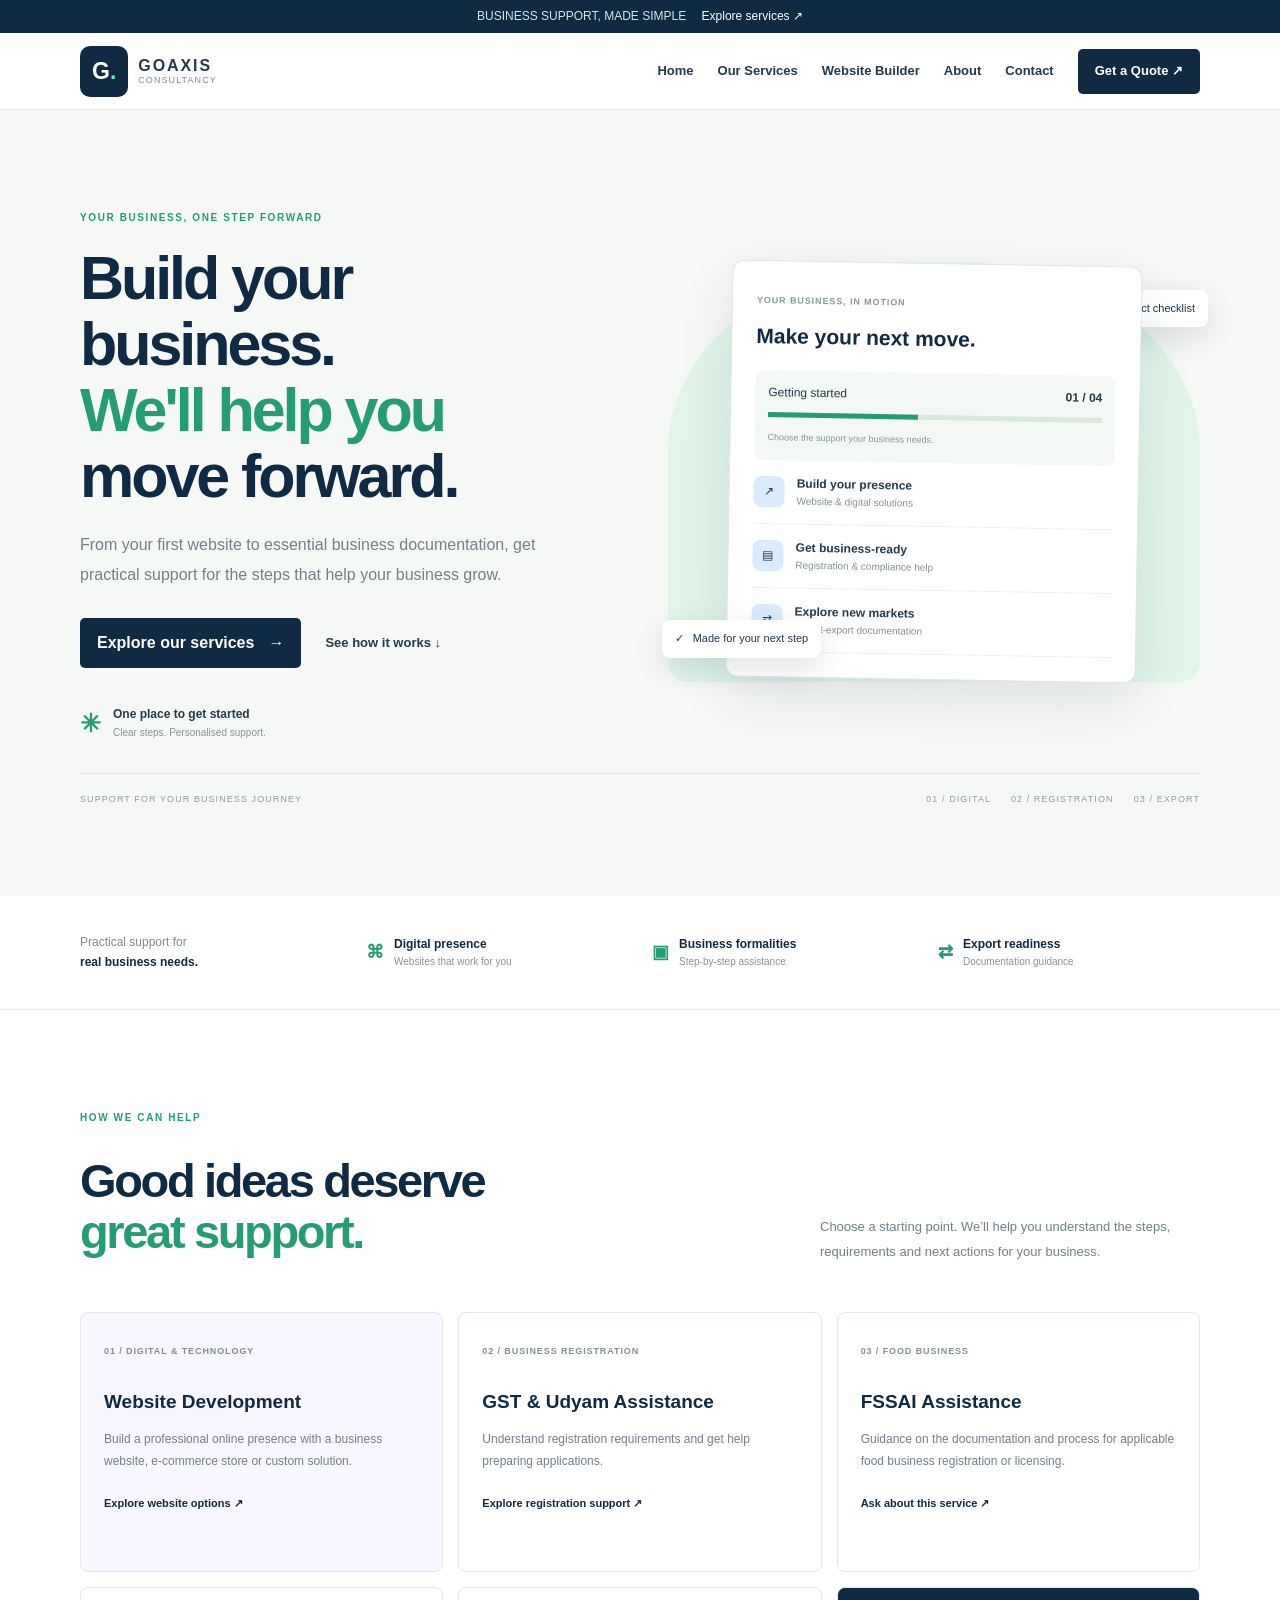
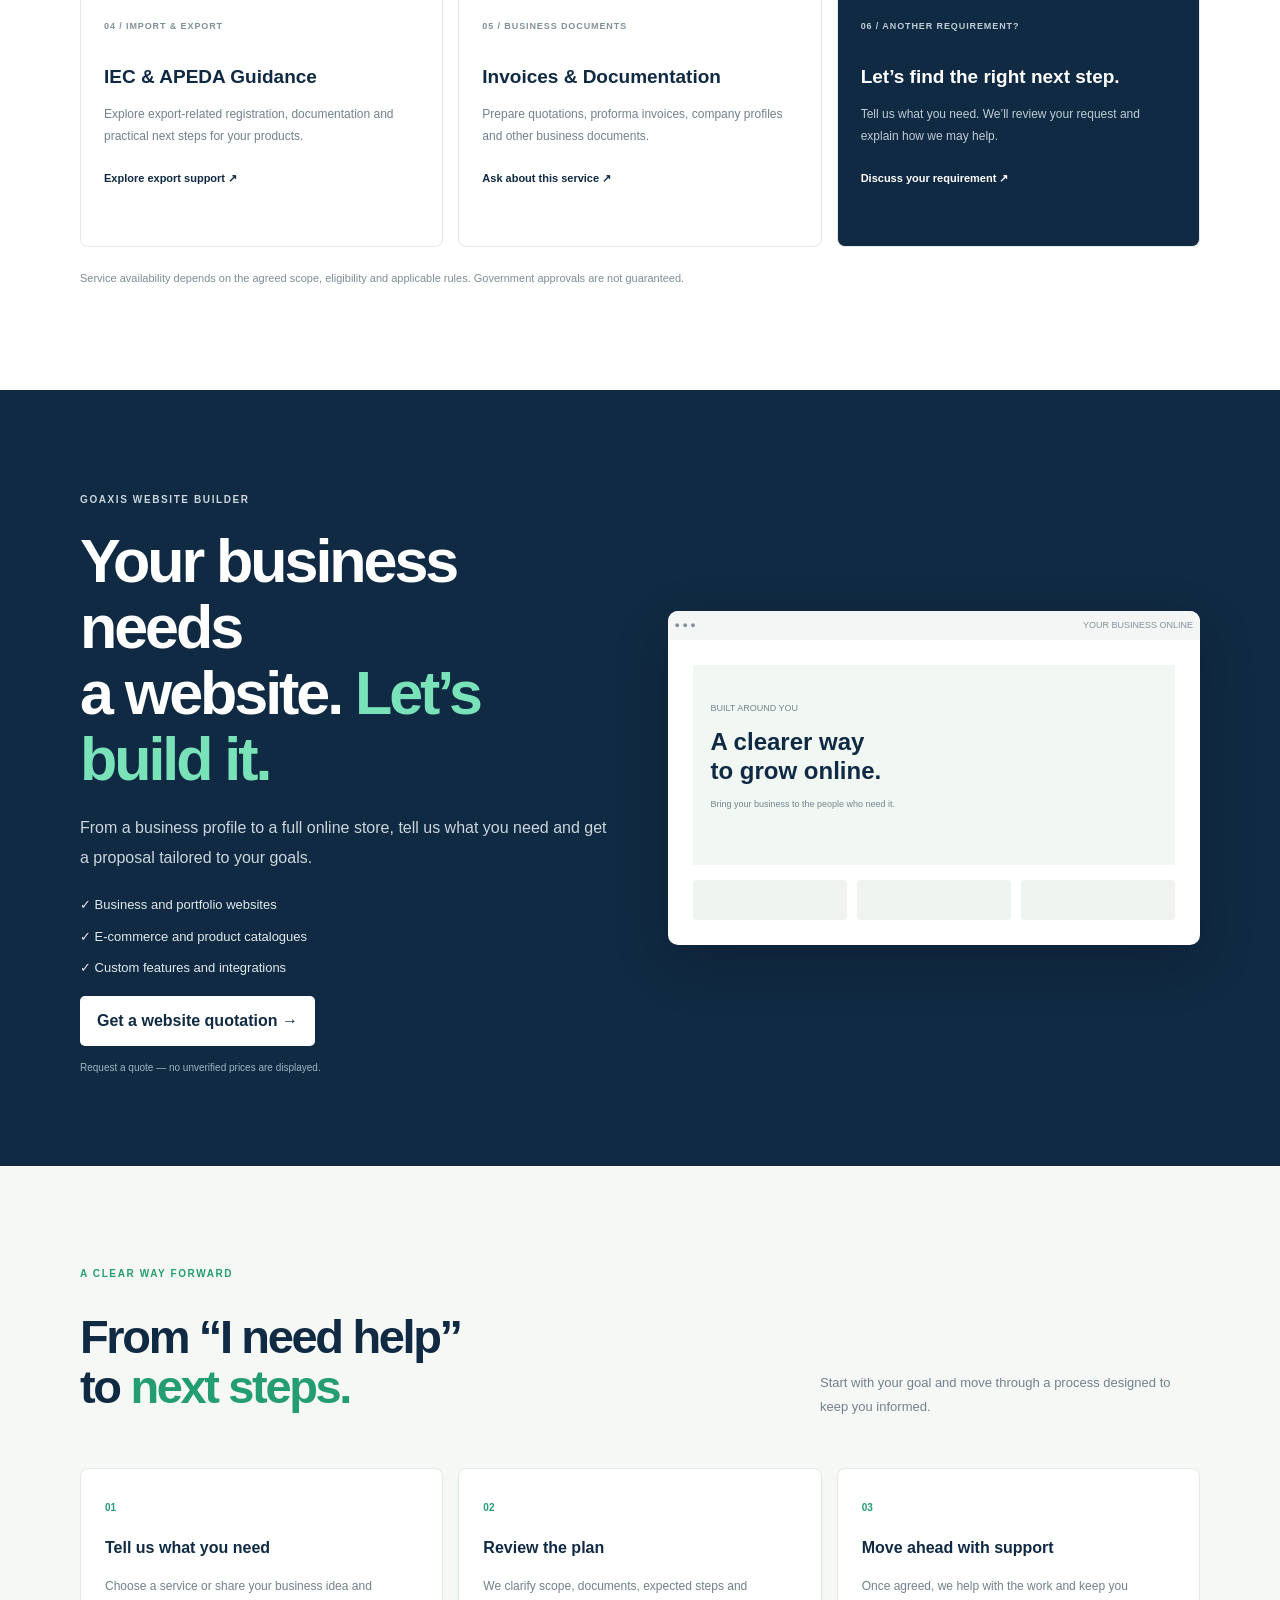
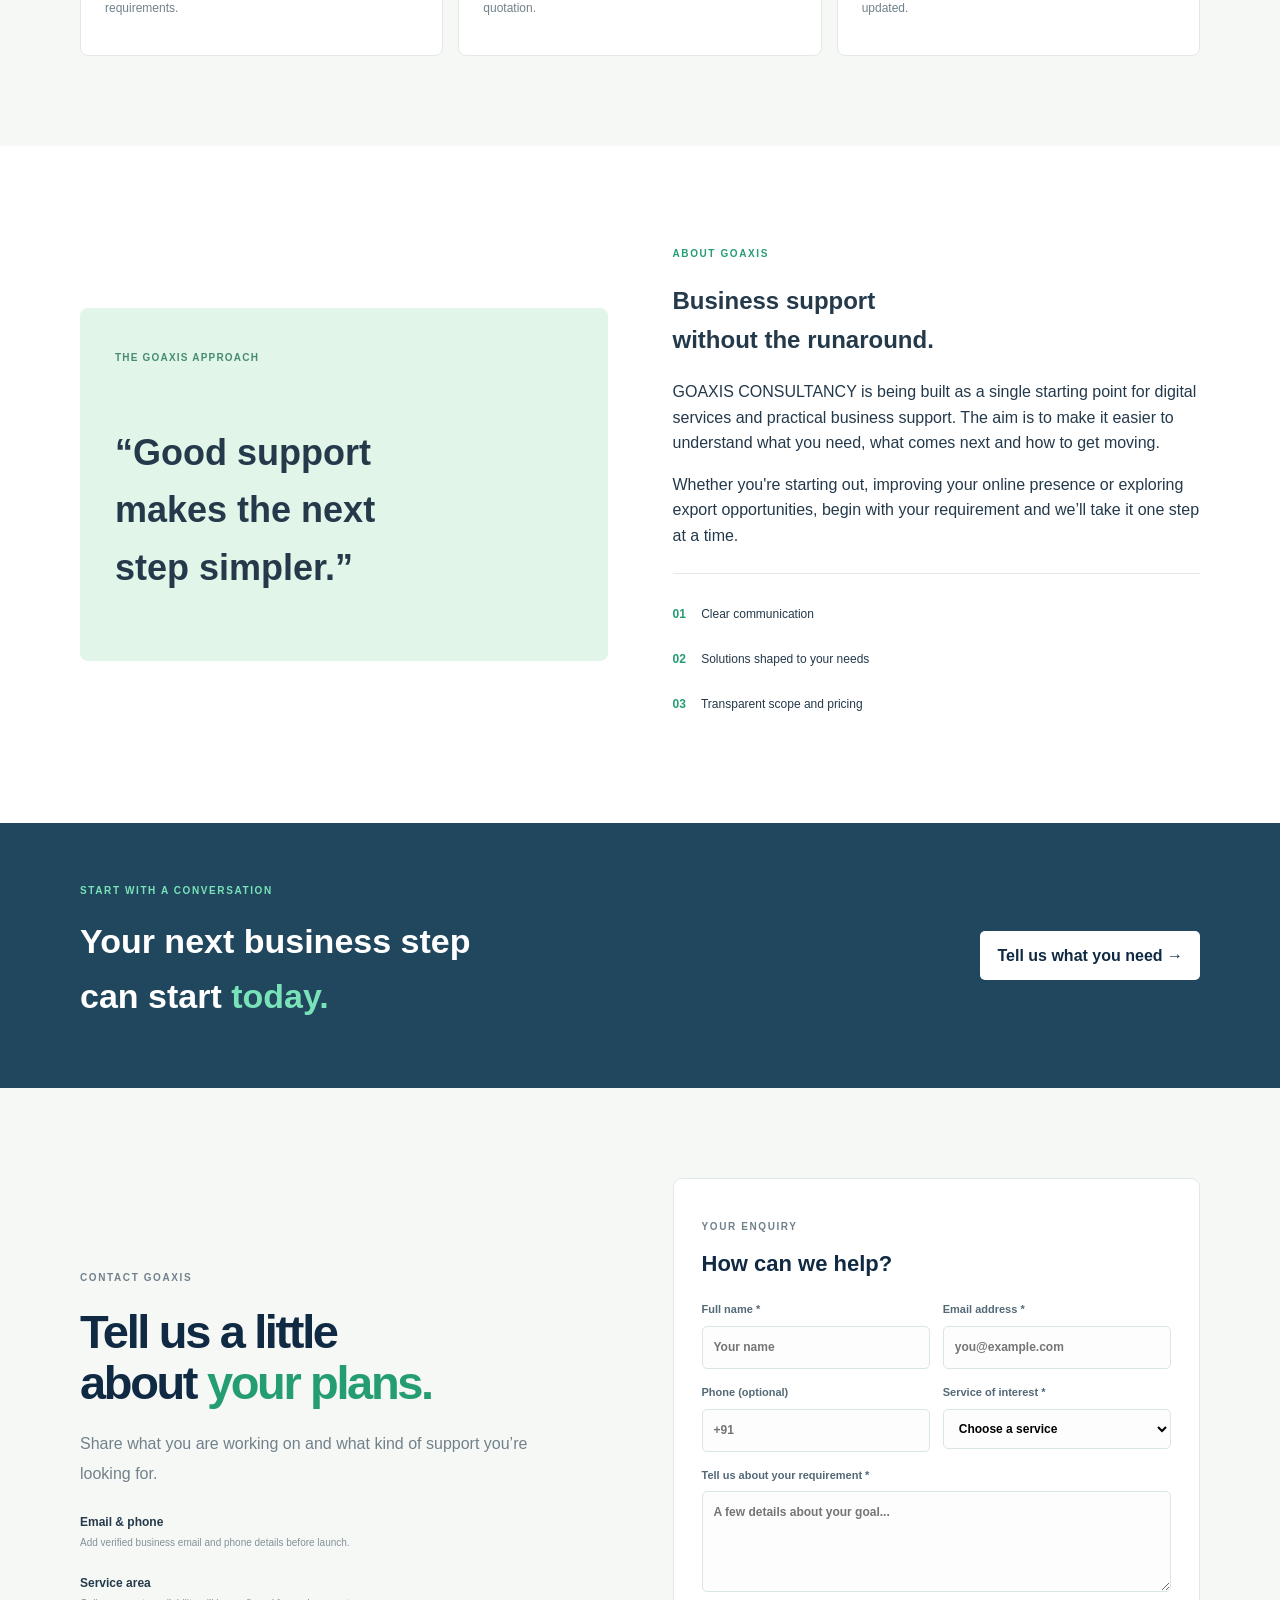
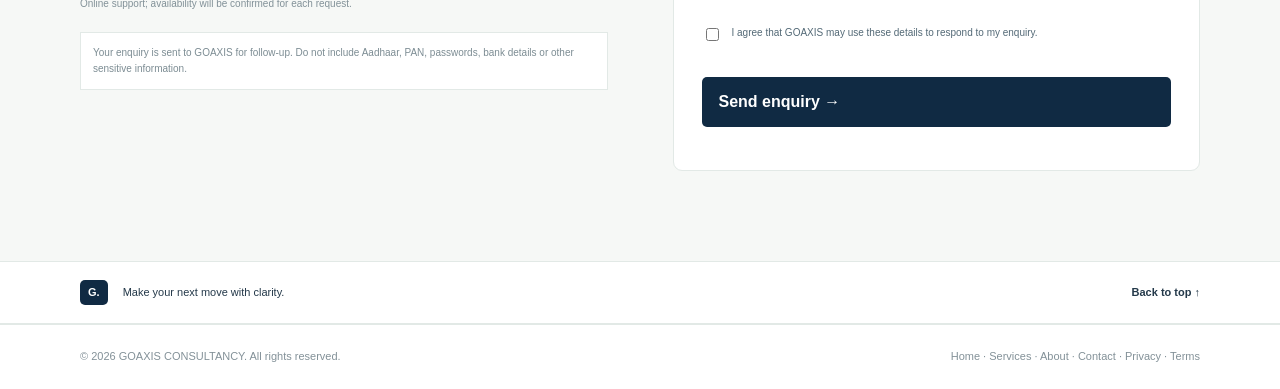
<file: index.html>
<!doctype html>
<html lang="en">
<head>
<meta charset="utf-8">
<meta name="viewport" content="width=device-width, initial-scale=1">
<meta name="theme-color" content="#102a43">
<meta name="description" content="GOAXIS CONSULTANCY helps businesses with websites, registration assistance, compliance guidance and import-export documentation.">
<title>GOAXIS CONSULTANCY — Build. Register. Grow.</title>
<link rel="icon" href="assets/favicon.svg" type="image/svg+xml">
<link rel="stylesheet" href="styles.css">
<link rel="stylesheet" href="part2.css">
<script src="app.js" defer></script>
<script src="forms.js" defer></script>
</head>
<body>
<a class="skip-link" href="#main">Skip to content</a>
<div class="announcement">BUSINESS SUPPORT, MADE SIMPLE <a href="services.html">Explore services ↗</a></div>
<header class="site-header">
  <div class="container nav-wrap">
    <a class="brand" href="index.html" aria-label="GOAXIS Consultancy home"><span class="brand-mark">G<span>.</span></span><span class="brand-copy"><strong>GOAXIS</strong><small>CONSULTANCY</small></span></a>
    <button class="menu-toggle" type="button" aria-expanded="false" aria-controls="primary-nav" aria-label="Open navigation">☰</button>
    <nav class="nav-links" id="primary-nav" aria-label="Main navigation"><a href="index.html" aria-current="page">Home</a><a href="services.html">Our Services</a><a href="website-builder.html">Website Builder</a><a href="about.html">About</a><a href="contact.html">Contact</a><a class="nav-cta" href="contact.html">Get a Quote ↗</a></nav>
  </div>
</header>
<main id="main">
  <section class="hero section-pad" id="home">
    <div class="container hero-grid">
      <div class="hero-copy">
        <p class="eyebrow">YOUR BUSINESS, ONE STEP FORWARD</p>
        <h1>Build your business.<br><span>We'll help you</span><br>move forward.</h1>
        <p class="intro">From your first website to essential business documentation, get practical support for the steps that help your business grow.</p>
        <div class="hero-actions"><a class="button" href="#services">Explore our services <span>→</span></a><a class="text-link" href="#how-it-works">See how it works ↓</a></div>
        <div class="proof"><b>✳</b><span><strong>One place to get started</strong><small>Clear steps. Personalised support.</small></span></div>
      </div>
      <div class="visual" aria-label="Illustration of a business support dashboard">
        <div class="float float-top">✓ &nbsp; Project checklist</div>
        <div class="dashboard">
          <small>YOUR BUSINESS, IN MOTION</small><h2>Make your next move.</h2>
          <div class="progress">Getting started <strong>01 / 04</strong><i><b></b></i><small>Choose the support your business needs.</small></div>
          <div class="dash-row"><span>↗</span><div><strong>Build your presence</strong><small>Website &amp; digital solutions</small></div></div>
          <div class="dash-row"><span>▤</span><div><strong>Get business-ready</strong><small>Registration &amp; compliance help</small></div></div>
          <div class="dash-row"><span>⇄</span><div><strong>Explore new markets</strong><small>Import-export documentation</small></div></div>
        </div>
        <div class="float float-bottom">✓ &nbsp; Made for your next step</div>
      </div>
    </div>
    <div class="container hero-foot"><span>SUPPORT FOR YOUR BUSINESS JOURNEY</span><span>01 / DIGITAL　　02 / REGISTRATION　　03 / EXPORT</span></div>
  </section>
  <section class="trust"><div class="container trust-grid">
    <p>Practical support for<br><strong>real business needs.</strong></p>
    <div><b>⌘</b><span><strong>Digital presence</strong><small>Websites that work for you</small></span></div>
    <div><b>▣</b><span><strong>Business formalities</strong><small>Step-by-step assistance</small></span></div>
    <div><b>⇄</b><span><strong>Export readiness</strong><small>Documentation guidance</small></span></div>
  </div></section>
  <section class="section-pad" id="services"><div class="container">
    <p class="eyebrow">HOW WE CAN HELP</p>
    <div class="section-head"><h2>Good ideas deserve<br><span>great support.</span></h2><p>Choose a starting point. We’ll help you understand the steps, requirements and next actions for your business.</p></div>
    <div class="cards">
      <article class="card card-lavender"><label>01 / DIGITAL &amp; TECHNOLOGY</label><h3>Website Development</h3><p>Build a professional online presence with a business website, e-commerce store or custom solution.</p><a href="website-builder.html">Explore website options ↗</a></article>
      <article class="card"><label>02 / BUSINESS REGISTRATION</label><h3>GST &amp; Udyam Assistance</h3><p>Understand registration requirements and get help preparing applications.</p><a href="services.html">Explore registration support ↗</a></article>
      <article class="card"><label>03 / FOOD BUSINESS</label><h3>FSSAI Assistance</h3><p>Guidance on the documentation and process for applicable food business registration or licensing.</p><a href="service.html?service=fssai">Ask about this service ↗</a></article>
      <article class="card"><label>04 / IMPORT &amp; EXPORT</label><h3>IEC &amp; APEDA Guidance</h3><p>Explore export-related registration, documentation and practical next steps for your products.</p><a href="services.html">Explore export support ↗</a></article>
      <article class="card"><label>05 / BUSINESS DOCUMENTS</label><h3>Invoices &amp; Documentation</h3><p>Prepare quotations, proforma invoices, company profiles and other business documents.</p><a href="service.html?service=documents">Ask about this service ↗</a></article>
      <article class="card card-dark"><label>06 / ANOTHER REQUIREMENT?</label><h3>Let’s find the right next step.</h3><p>Tell us what you need. We’ll review your request and explain how we may help.</p><a href="#contact">Discuss your requirement ↗</a></article>
    </div>
    <p class="disclaimer">Service availability depends on the agreed scope, eligibility and applicable rules. Government approvals are not guaranteed.</p>
  </div></section>
  <section class="builder section-pad" id="website-builder"><div class="container builder-grid">
    <div><p class="eyebrow light">GOAXIS WEBSITE BUILDER</p><h2>Your business needs<br>a website. <span>Let’s build it.</span></h2><p>From a business profile to a full online store, tell us what you need and get a proposal tailored to your goals.</p>
      <ul class="builder-features"><li>✓ Business and portfolio websites</li><li>✓ E-commerce and product catalogues</li><li>✓ Custom features and integrations</li></ul>
      <a class="button button-white" href="website-builder.html">Get a website quotation →</a><small class="note">Request a quote — no unverified prices are displayed.</small>
    </div>
    <div class="mock-site" aria-label="Sample website illustration"><div class="mock-bar">● ● ● <span>YOUR BUSINESS ONLINE</span></div><div class="mock-hero"><small>BUILT AROUND YOU</small><h3>A clearer way<br>to grow online.</h3><p>Bring your business to the people who need it.</p></div><div class="mock-cards"><i></i><i></i><i></i></div></div>
  </div></section>
  <section class="section-pad steps-section" id="how-it-works"><div class="container"><p class="eyebrow">A CLEAR WAY FORWARD</p><div class="section-head"><h2>From “I need help”<br>to <span>next steps.</span></h2><p>Start with your goal and move through a process designed to keep you informed.</p></div>
    <div class="steps"><article><b>01</b><h3>Tell us what you need</h3><p>Choose a service or share your business idea and requirements.</p></article><article><b>02</b><h3>Review the plan</h3><p>We clarify scope, documents, expected steps and quotation.</p></article><article><b>03</b><h3>Move ahead with support</h3><p>Once agreed, we help with the work and keep you updated.</p></article></div>
  </div></section>
  <section class="section-pad" id="about"><div class="container about-grid"><div class="about-art"><label>THE GOAXIS APPROACH</label><h2>“Good support<br>makes the next<br>step <span>simpler.</span>”</h2></div><div>
    <p class="eyebrow">ABOUT GOAXIS</p><h2>Business support<br>without the <span>runaround.</span></h2>
    <p>GOAXIS CONSULTANCY is being built as a single starting point for digital services and practical business support. The aim is to make it easier to understand what you need, what comes next and how to get moving.</p>
    <p>Whether you're starting out, improving your online presence or exploring export opportunities, begin with your requirement and we’ll take it one step at a time.</p>
    <div class="values"><p><b>01</b> Clear communication</p><p><b>02</b> Solutions shaped to your needs</p><p><b>03</b> Transparent scope and pricing</p></div>
  </div></div></section>
  <section class="cta"><div class="container cta-inner"><div><p class="eyebrow light">START WITH A CONVERSATION</p><h2>Your next business step<br>can start <em>today.</em></h2></div><a class="button button-white" href="#contact">Tell us what you need →</a></div></section>
  <section class="section-pad contact" id="contact"><div class="container contact-grid">
    <div><p class="eyebrow">CONTACT GOAXIS</p><h2>Tell us a little<br>about <span>your plans.</span></h2><p>Share what you are working on and what kind of support you’re looking for.</p><div class="info"><strong>Email &amp; phone</strong><small>Add verified business email and phone details before launch.</small></div><div class="info"><strong>Service area</strong><small>Online support; availability will be confirmed for each request.</small></div><div class="disclaimer-box">Your enquiry is sent to GOAXIS for follow-up. Do not include Aadhaar, PAN, passwords, bank details or other sensitive information.</div></div>
    <div class="form-box"><p class="eyebrow">YOUR ENQUIRY</p><h3>How can we help?</h3><form id="enquiry-form">
      <div class="form-row"><label for="name">Full name *<input id="name" name="name" autocomplete="name" required maxlength="100" placeholder="Your name"></label><label for="email">Email address *<input id="email" name="email" type="email" autocomplete="email" required maxlength="150" placeholder="you@example.com"></label></div>
      <div class="form-row"><label for="phone">Phone (optional)<input id="phone" name="phone" type="tel" autocomplete="tel" placeholder="+91"></label><label for="service">Service of interest *<select id="service" name="service" required><option value="">Choose a service</option><option>Website Development</option><option>GST / Udyam Assistance</option><option>FSSAI Assistance</option><option>IEC / APEDA Guidance</option><option>Business Documentation</option><option>Other / Not sure yet</option></select></label></div>
      <label for="message">Tell us about your requirement *<textarea id="message" name="message" required maxlength="2000" rows="4" placeholder="A few details about your goal..."></textarea></label>
      <label class="consent"><input type="checkbox" name="consent" required><span>I agree that GOAXIS may use these details to respond to my enquiry.</span></label>
      <button class="button form-submit" type="submit">Send enquiry →</button><p class="feedback" id="form-feedback" role="status" aria-live="polite"></p>
    </form></div>
  </div></section>
  <section class="final"><div class="container"><strong>G.</strong><span>Make your next move with clarity.</span><a href="#home">Back to top ↑</a></div></section>
</main>
<footer class="site-footer">
  <div class="container footer-bottom">
    <span>© <span id="current-year">2026</span> GOAXIS CONSULTANCY. All rights reserved.</span>
    <span><a href="index.html">Home</a> · <a href="services.html">Services</a> · <a href="about.html">About</a> · <a href="contact.html">Contact</a> · <a href="privacy.html">Privacy</a> · <a href="terms.html">Terms</a></span>
  </div>
</footer>
</body></html>
</file>
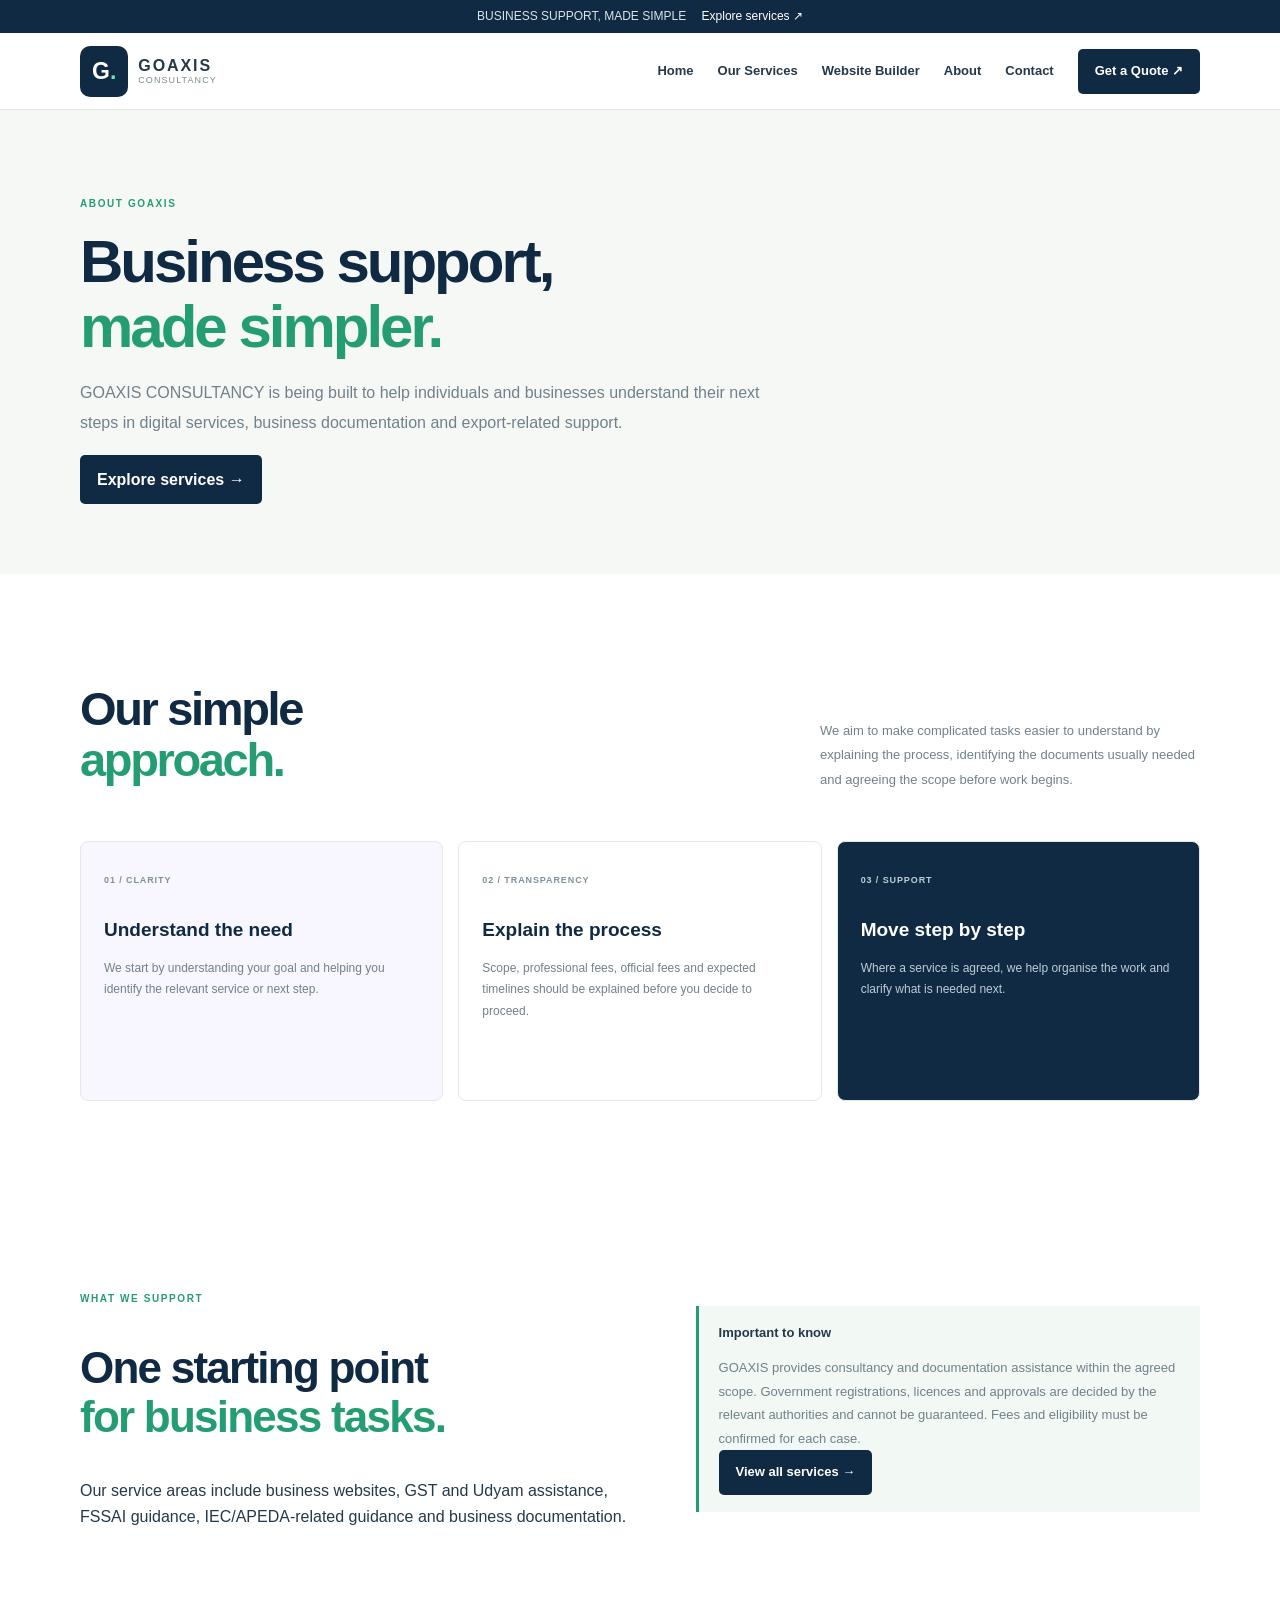
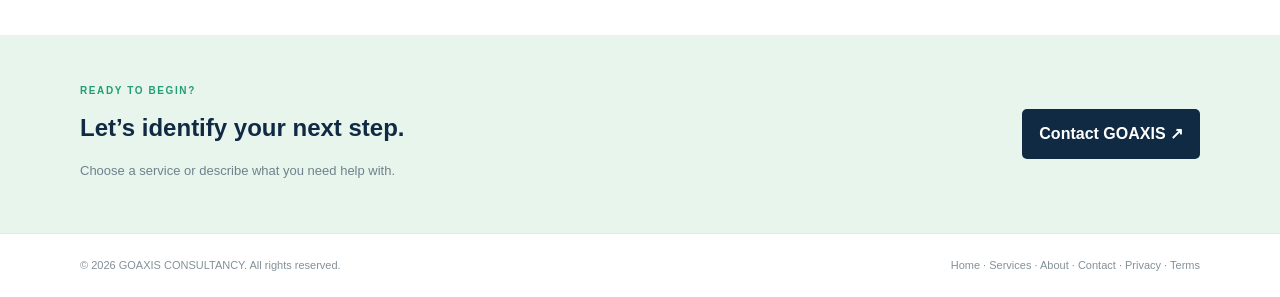
<file: about.html>
<!doctype html>
<html lang="en">
<head>
<meta charset="utf-8">
<meta name="viewport" content="width=device-width, initial-scale=1">
<meta name="description" content="Learn about GOAXIS CONSULTANCY and our simple approach to digital and business support.">
<title>About Us | GOAXIS CONSULTANCY</title>
<link rel="icon" href="assets/favicon.svg" type="image/svg+xml">
<link rel="stylesheet" href="styles.css">
<link rel="stylesheet" href="part2.css">
<script src="app.js" defer></script>
</head>
<body>
<a class="skip-link" href="#main">Skip to content</a>
<div class="announcement">BUSINESS SUPPORT, MADE SIMPLE <a href="services.html">Explore services ↗</a></div>
<header class="site-header">
  <div class="container nav-wrap">
    <a class="brand" href="index.html" aria-label="GOAXIS Consultancy home"><span class="brand-mark">G<span>.</span></span><span class="brand-copy"><strong>GOAXIS</strong><small>CONSULTANCY</small></span></a>
    <button class="menu-toggle" type="button" aria-expanded="false" aria-controls="primary-nav" aria-label="Open navigation">☰</button>
    <nav class="nav-links" id="primary-nav" aria-label="Main navigation"><a href="index.html">Home</a><a href="services.html">Our Services</a><a href="website-builder.html">Website Builder</a><a href="about.html" aria-current="page">About</a><a href="contact.html">Contact</a><a class="nav-cta" href="contact.html">Get a Quote ↗</a></nav>
  </div>
</header>
<main id="main">
<section class="p2-hero"><div class="container"><p class="eyebrow">ABOUT GOAXIS</p><h1>Business support,<br><span>made simpler.</span></h1><p>GOAXIS CONSULTANCY is being built to help individuals and businesses understand their next steps in digital services, business documentation and export-related support.</p><a class="button" href="services.html">Explore services →</a></div></section>
<section class="section-pad"><div class="container"><div class="section-head"><h2>Our simple<br><span>approach.</span></h2><p>We aim to make complicated tasks easier to understand by explaining the process, identifying the documents usually needed and agreeing the scope before work begins.</p></div>
<div class="cards">
<article class="card card-lavender"><label>01 / CLARITY</label><h3>Understand the need</h3><p>We start by understanding your goal and helping you identify the relevant service or next step.</p></article>
<article class="card"><label>02 / TRANSPARENCY</label><h3>Explain the process</h3><p>Scope, professional fees, official fees and expected timelines should be explained before you decide to proceed.</p></article>
<article class="card card-dark"><label>03 / SUPPORT</label><h3>Move step by step</h3><p>Where a service is agreed, we help organise the work and clarify what is needed next.</p></article>
</div></div></section>
<section class="section-pad"><div class="container detail-grid"><div><p class="eyebrow">WHAT WE SUPPORT</p><h2>One starting point<br><span>for business tasks.</span></h2><p>Our service areas include business websites, GST and Udyam assistance, FSSAI guidance, IEC/APEDA-related guidance and business documentation.</p></div><div class="notice"><strong>Important to know</strong><p>GOAXIS provides consultancy and documentation assistance within the agreed scope. Government registrations, licences and approvals are decided by the relevant authorities and cannot be guaranteed. Fees and eligibility must be confirmed for each case.</p><a class="button" href="services.html">View all services →</a></div></div></section>
<section class="p2-cta"><div class="container"><div><p class="eyebrow">READY TO BEGIN?</p><h2>Let’s identify your next step.</h2><p>Choose a service or describe what you need help with.</p></div><a class="button" href="contact.html">Contact GOAXIS ↗</a></div></section>
</main>
<footer class="site-footer">
  <div class="container footer-bottom">
    <span>© <span id="current-year">2026</span> GOAXIS CONSULTANCY. All rights reserved.</span>
    <span><a href="index.html">Home</a> · <a href="services.html">Services</a> · <a href="about.html">About</a> · <a href="contact.html">Contact</a> · <a href="privacy.html">Privacy</a> · <a href="terms.html">Terms</a></span>
  </div>
</footer>
</body></html>
</file>
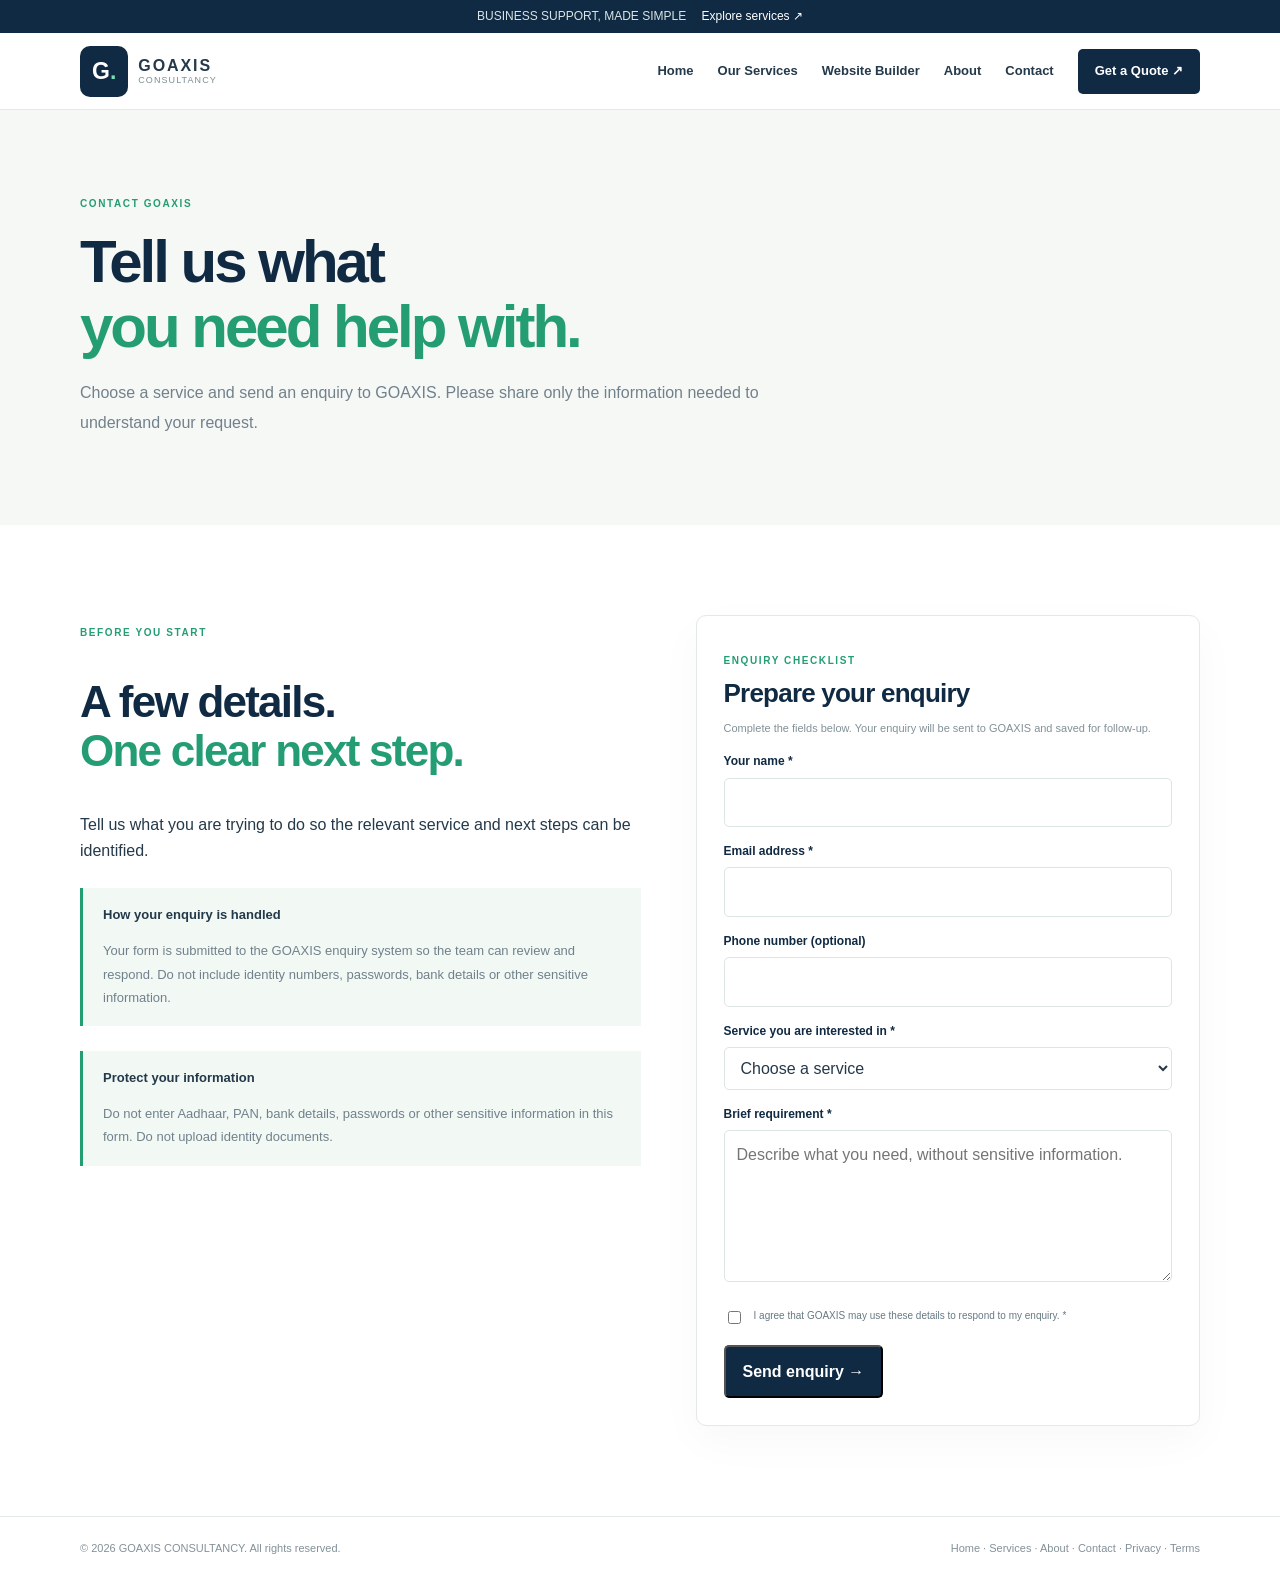
<file: contact.html>
<!doctype html>
<html lang="en">
<head>
<meta charset="utf-8">
<meta name="viewport" content="width=device-width, initial-scale=1">
<meta name="description" content="Contact GOAXIS CONSULTANCY about website development, business documentation and registration assistance.">
<title>Contact Us | GOAXIS CONSULTANCY</title>
<link rel="icon" href="assets/favicon.svg" type="image/svg+xml">
<link rel="stylesheet" href="styles.css">
<link rel="stylesheet" href="part2.css">
<script src="app.js" defer></script>
<script src="forms.js" defer></script>
</head>
<body>
<a class="skip-link" href="#main">Skip to content</a>
<div class="announcement">BUSINESS SUPPORT, MADE SIMPLE <a href="services.html">Explore services ↗</a></div>
<header class="site-header">
  <div class="container nav-wrap">
    <a class="brand" href="index.html" aria-label="GOAXIS Consultancy home"><span class="brand-mark">G<span>.</span></span><span class="brand-copy"><strong>GOAXIS</strong><small>CONSULTANCY</small></span></a>
    <button class="menu-toggle" type="button" aria-expanded="false" aria-controls="primary-nav" aria-label="Open navigation">☰</button>
    <nav class="nav-links" id="primary-nav" aria-label="Main navigation"><a href="index.html">Home</a><a href="services.html">Our Services</a><a href="website-builder.html">Website Builder</a><a href="about.html">About</a><a href="contact.html" aria-current="page">Contact</a><a class="nav-cta" href="contact.html">Get a Quote ↗</a></nav>
  </div>
</header>
<main id="main">
<section class="p2-hero"><div class="container"><p class="eyebrow">CONTACT GOAXIS</p><h1>Tell us what<br><span>you need help with.</span></h1><p>Choose a service and send an enquiry to GOAXIS. Please share only the information needed to understand your request.</p></div></section>
<section class="section-pad"><div class="container detail-grid">
<div><p class="eyebrow">BEFORE YOU START</p><h2>A few details.<br><span>One clear next step.</span></h2><p>Tell us what you are trying to do so the relevant service and next steps can be identified.</p>
<div class="notice"><strong>How your enquiry is handled</strong><p>Your form is submitted to the GOAXIS enquiry system so the team can review and respond. Do not include identity numbers, passwords, bank details or other sensitive information.</p></div>
<div class="notice"><strong>Protect your information</strong><p>Do not enter Aadhaar, PAN, bank details, passwords or other sensitive information in this form. Do not upload identity documents.</p></div>
</div>
<form class="p2-form" id="contact-enquiry-form"><p class="eyebrow">ENQUIRY CHECKLIST</p><h2>Prepare your enquiry</h2><p class="form-intro">Complete the fields below. Your enquiry will be sent to GOAXIS and saved for follow-up.</p>
<label for="contact-name">Your name *</label><input id="contact-name" name="name" autocomplete="name" required maxlength="100">
<label for="contact-email">Email address *</label><input id="contact-email" name="email" type="email" autocomplete="email" required maxlength="254">
<label for="contact-phone">Phone number (optional)</label><input id="contact-phone" name="phone" type="tel" autocomplete="tel" maxlength="20" pattern="[+0-9() .-]{7,20}">
<label for="contact-service">Service you are interested in *</label><select id="contact-service" name="service" required><option value="">Choose a service</option><option>Website Development</option><option>GST Registration Assistance</option><option>Udyam Registration Assistance</option><option>FSSAI Assistance</option><option>IEC Assistance</option><option>APEDA / Export Documentation</option><option>Business Documents</option><option>Other / Not sure yet</option></select>
<label for="contact-message">Brief requirement *</label><textarea id="contact-message" name="message" rows="5" required maxlength="2000" placeholder="Describe what you need, without sensitive information."></textarea>
<label class="consent"><input type="checkbox" required> I agree that GOAXIS may use these details to respond to my enquiry. *</label>
<button class="button" type="submit">Send enquiry →</button><p class="form-feedback" id="contact-form-feedback" role="status" aria-live="polite"></p>
</form></div></section>
</main>
<footer class="site-footer">
  <div class="container footer-bottom">
    <span>© <span id="current-year">2026</span> GOAXIS CONSULTANCY. All rights reserved.</span>
    <span><a href="index.html">Home</a> · <a href="services.html">Services</a> · <a href="about.html">About</a> · <a href="contact.html">Contact</a> · <a href="privacy.html">Privacy</a> · <a href="terms.html">Terms</a></span>
  </div>
</footer>
</body></html>
</file>
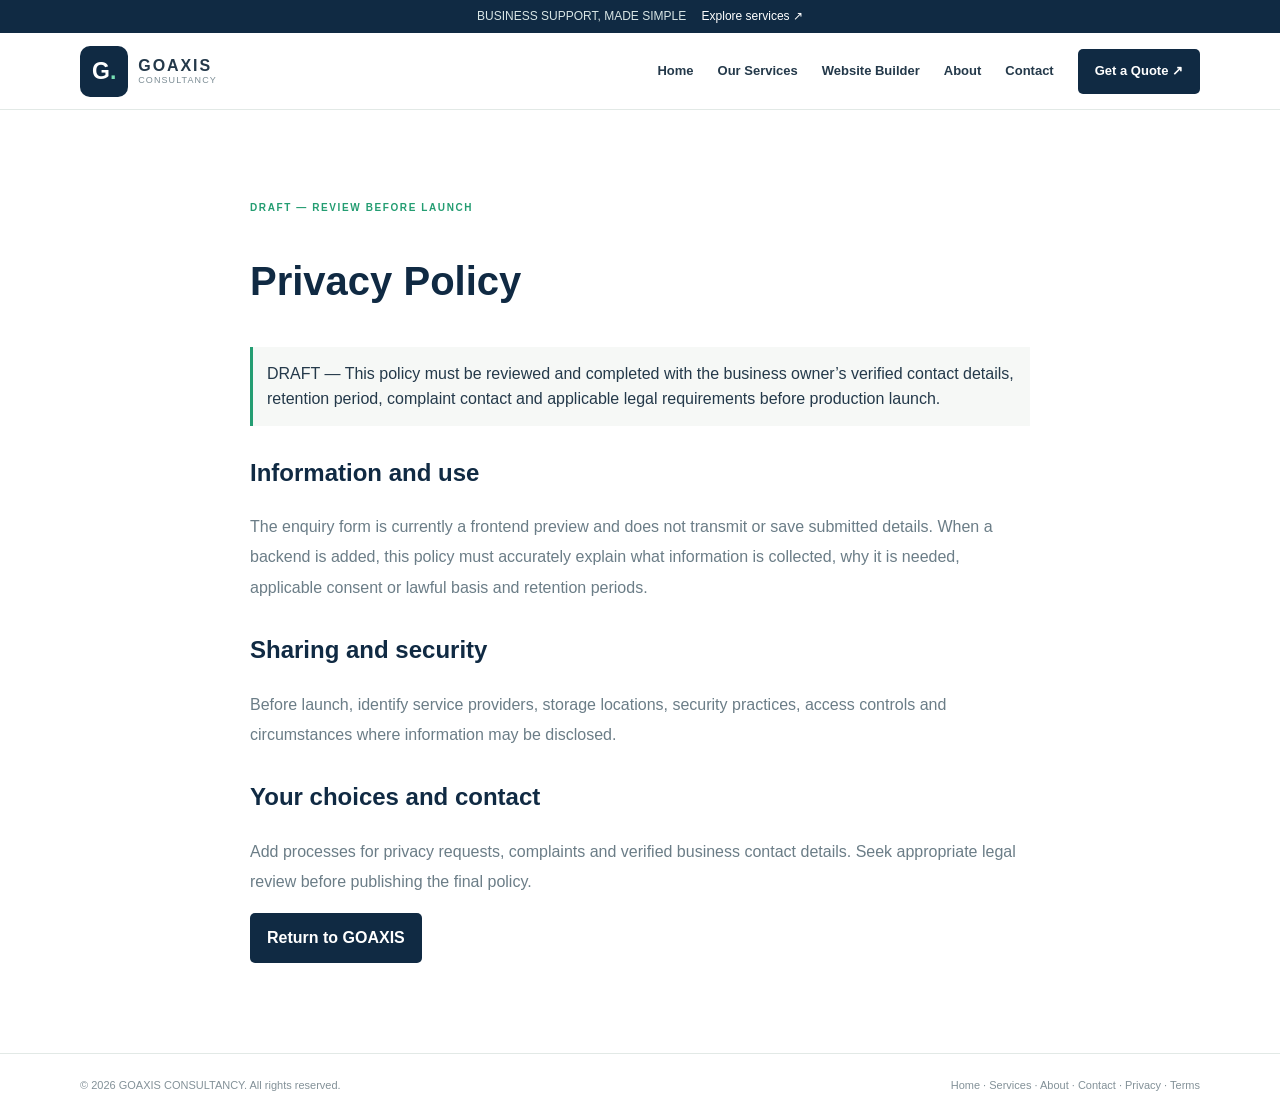
<file: privacy.html>
<!doctype html><html lang="en"><head><meta charset="utf-8"><meta name="viewport" content="width=device-width,initial-scale=1"><meta name="robots" content="noindex"><title>Privacy Policy Draft — GOAXIS CONSULTANCY</title><link rel="stylesheet" href="styles.css"><link rel="stylesheet" href="part2.css"><script src="part2.js" defer></script></head><body>
<a class="skip-link" href="#main">Skip to content</a><div class="announcement">BUSINESS SUPPORT, MADE SIMPLE <a href="services.html">Explore services ↗</a></div>
<header class="site-header"><div class="container nav-wrap">
<a class="brand" href="index.html" aria-label="GOAXIS Consultancy home"><span class="brand-mark">G<span>.</span></span><span class="brand-copy"><strong>GOAXIS</strong><small>CONSULTANCY</small></span></a>
<button class="menu-toggle" type="button" aria-expanded="false" aria-controls="primary-nav" aria-label="Open navigation">☰</button>
<nav class="nav-links" id="primary-nav" aria-label="Main navigation"><a href="index.html">Home</a><a href="services.html">Our Services</a><a href="website-builder.html">Website Builder</a><a href="about.html">About</a><a href="contact.html">Contact</a><a class="nav-cta" href="contact.html">Get a Quote ↗</a></nav>
</div></header><main id="main" class="section-pad"><article class="container legal"><div class="eyebrow">DRAFT — REVIEW BEFORE LAUNCH</div><h1>Privacy Policy</h1><div class="legal-notice">DRAFT — This policy must be reviewed and completed with the business owner’s verified contact details, retention period, complaint contact and applicable legal requirements before production launch.</div><h2>Information and use</h2><p>The enquiry form is currently a frontend preview and does not transmit or save submitted details. When a backend is added, this policy must accurately explain what information is collected, why it is needed, applicable consent or lawful basis and retention periods.</p><h2>Sharing and security</h2><p>Before launch, identify service providers, storage locations, security practices, access controls and circumstances where information may be disclosed.</p><h2>Your choices and contact</h2><p>Add processes for privacy requests, complaints and verified business contact details. Seek appropriate legal review before publishing the final policy.</p><a class="button" href="index.html">Return to GOAXIS</a></article></main><footer class="site-footer">
  <div class="container footer-bottom">
    <span>© <span id="current-year">2026</span> GOAXIS CONSULTANCY. All rights reserved.</span>
    <span><a href="index.html">Home</a> · <a href="services.html">Services</a> · <a href="about.html">About</a> · <a href="contact.html">Contact</a> · <a href="privacy.html">Privacy</a> · <a href="terms.html">Terms</a></span>
  </div>
</footer>
</body></html>
</file>
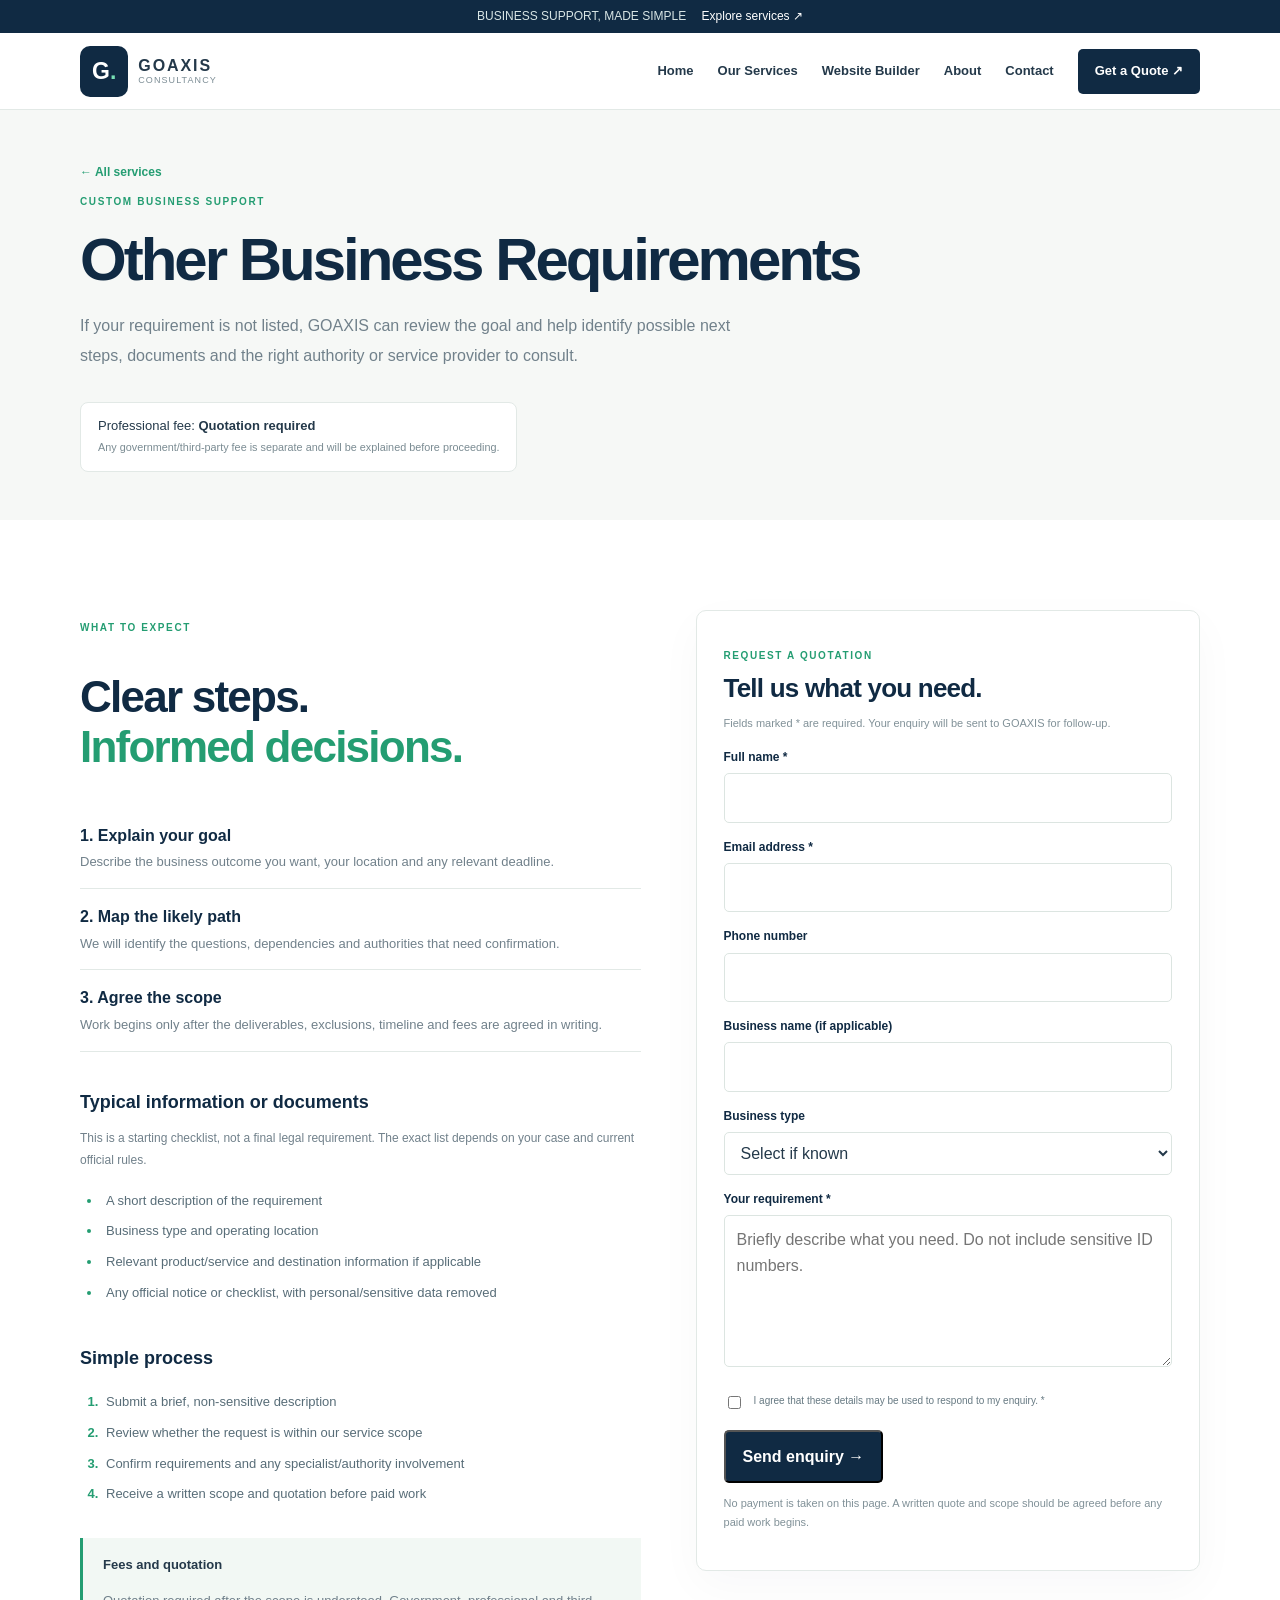
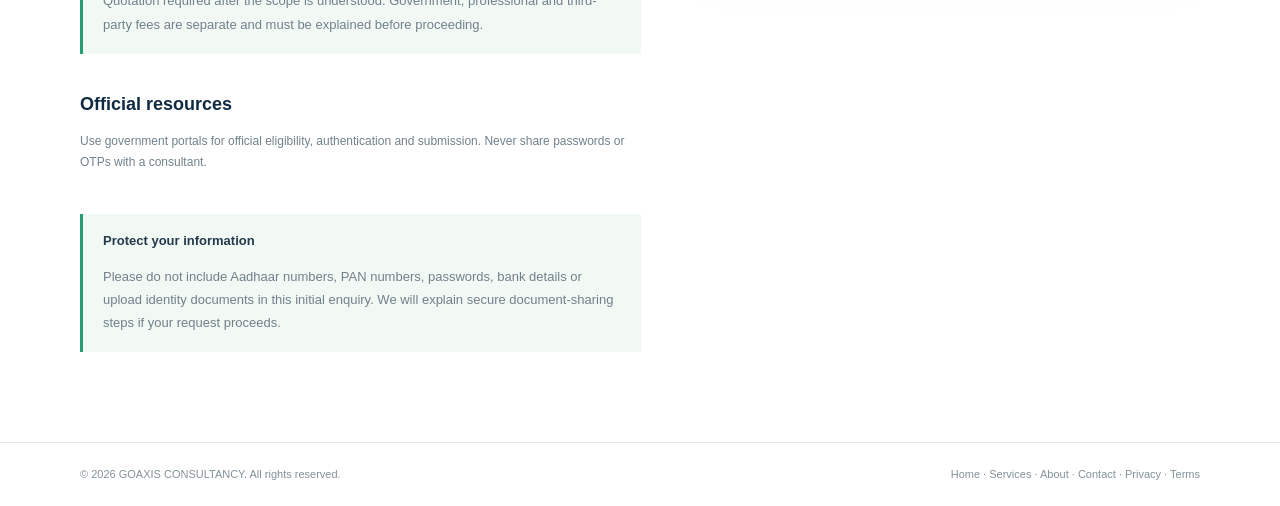
<file: service.html>
<!doctype html>
<html lang="en"><head><meta charset="utf-8"><meta name="viewport" content="width=device-width,initial-scale=1"><meta name="description" content="Read about a GOAXIS Consultancy service and request a personalised quotation."><title>Service Details | GOAXIS CONSULTANCY</title><link rel="stylesheet" href="styles.css"><link rel="stylesheet" href="part2.css"><script src="part2.js" defer></script><script src="forms.js" defer></script></head>
<body>
<a class="skip-link" href="#main">Skip to content</a><div class="announcement">BUSINESS SUPPORT, MADE SIMPLE <a href="services.html">Explore services ↗</a></div>
<header class="site-header">
  <div class="container nav-wrap">
    <a class="brand" href="index.html" aria-label="GOAXIS Consultancy home"><span class="brand-mark">G<span>.</span></span><span class="brand-copy"><strong>GOAXIS</strong><small>CONSULTANCY</small></span></a>
    <button class="menu-toggle" type="button" aria-expanded="false" aria-controls="primary-nav" aria-label="Open navigation">☰</button>
    <nav class="nav-links" id="primary-nav" aria-label="Main navigation"><a href="index.html">Home</a><a href="services.html">Our Services</a><a href="website-builder.html">Website Builder</a><a href="about.html">About</a><a href="contact.html">Contact</a><a class="nav-cta" href="contact.html">Get a Quote ↗</a></nav>
  </div>
</header>
<main id="main"><section class="p2-hero compact"><div class="container"><a class="back-link" href="services.html">← All services</a><p class="eyebrow" id="service-category">GOAXIS SERVICE</p><h1 id="service-title">Service details</h1><p id="service-description">Select a service to see its scope and send an enquiry to GOAXIS.</p><div class="price-note">Professional fee: <strong>Quotation required</strong><br><small>Any government/third-party fee is separate and will be explained before proceeding.</small></div></div></section>
<section class="section-pad"><div class="container detail-grid"><div><p class="eyebrow">WHAT TO EXPECT</p><h2>Clear steps.<br><span>Informed decisions.</span></h2><div id="service-scope" class="scope-list"></div>
<div class="service-info-block"><h3>Typical information or documents</h3><p class="info-intro">This is a starting checklist, not a final legal requirement. The exact list depends on your case and current official rules.</p><ul id="service-documents" class="checklist"></ul></div>
<div class="service-info-block"><h3>Simple process</h3><ol id="service-process" class="process-list"></ol></div>
<div class="notice"><strong>Fees and quotation</strong><p id="service-fee-note">Quotation required after scope review. Official and third-party fees are separate.</p></div>
<div class="service-info-block official-resources"><h3>Official resources</h3><p>Use government portals for official eligibility, authentication and submission. Never share passwords or OTPs with a consultant.</p><div id="service-official-links" class="official-links"></div></div>
<div class="notice"><strong>Protect your information</strong><p>Please do not include Aadhaar numbers, PAN numbers, passwords, bank details or upload identity documents in this initial enquiry. We will explain secure document-sharing steps if your request proceeds.</p></div></div>
<form class="p2-form" id="service-enquiry-form"><p class="eyebrow">REQUEST A QUOTATION</p><h2>Tell us what you need.</h2><p class="form-intro">Fields marked * are required. Your enquiry will be sent to GOAXIS for follow-up.</p><input type="hidden" id="service-field" name="service"><label for="name">Full name *</label><input id="name" name="name" autocomplete="name" required maxlength="100"><label for="email">Email address *</label><input id="email" name="email" type="email" autocomplete="email" required maxlength="254"><label for="phone">Phone number</label><input id="phone" name="phone" type="tel" autocomplete="tel" maxlength="20" pattern="[+0-9() .-]{7,20}" title="Enter a valid phone number"><label for="business-name">Business name (if applicable)</label><input id="business-name" name="businessName" maxlength="150"><label for="business-type">Business type</label><select id="business-type" name="businessType"><option value="">Select if known</option><option>Individual / Proprietor</option><option>Partnership</option><option>LLP</option><option>Private Limited Company</option><option>Other / Not sure</option></select><label for="details">Your requirement *</label><textarea id="details" name="details" rows="5" required maxlength="3000" placeholder="Briefly describe what you need. Do not include sensitive ID numbers."></textarea><label class="consent"><input type="checkbox" required> I agree that these details may be used to respond to my enquiry. *</label><button class="button" type="submit">Send enquiry →</button><p class="form-feedback" id="service-feedback" role="status" aria-live="polite"></p><p class="form-small">No payment is taken on this page. A written quote and scope should be agreed before any paid work begins.</p></form></div></section></main>
<footer class="site-footer">
  <div class="container footer-bottom">
    <span>© <span id="current-year">2026</span> GOAXIS CONSULTANCY. All rights reserved.</span>
    <span><a href="index.html">Home</a> · <a href="services.html">Services</a> · <a href="about.html">About</a> · <a href="contact.html">Contact</a> · <a href="privacy.html">Privacy</a> · <a href="terms.html">Terms</a></span>
  </div>
</footer></body></html>
</file>
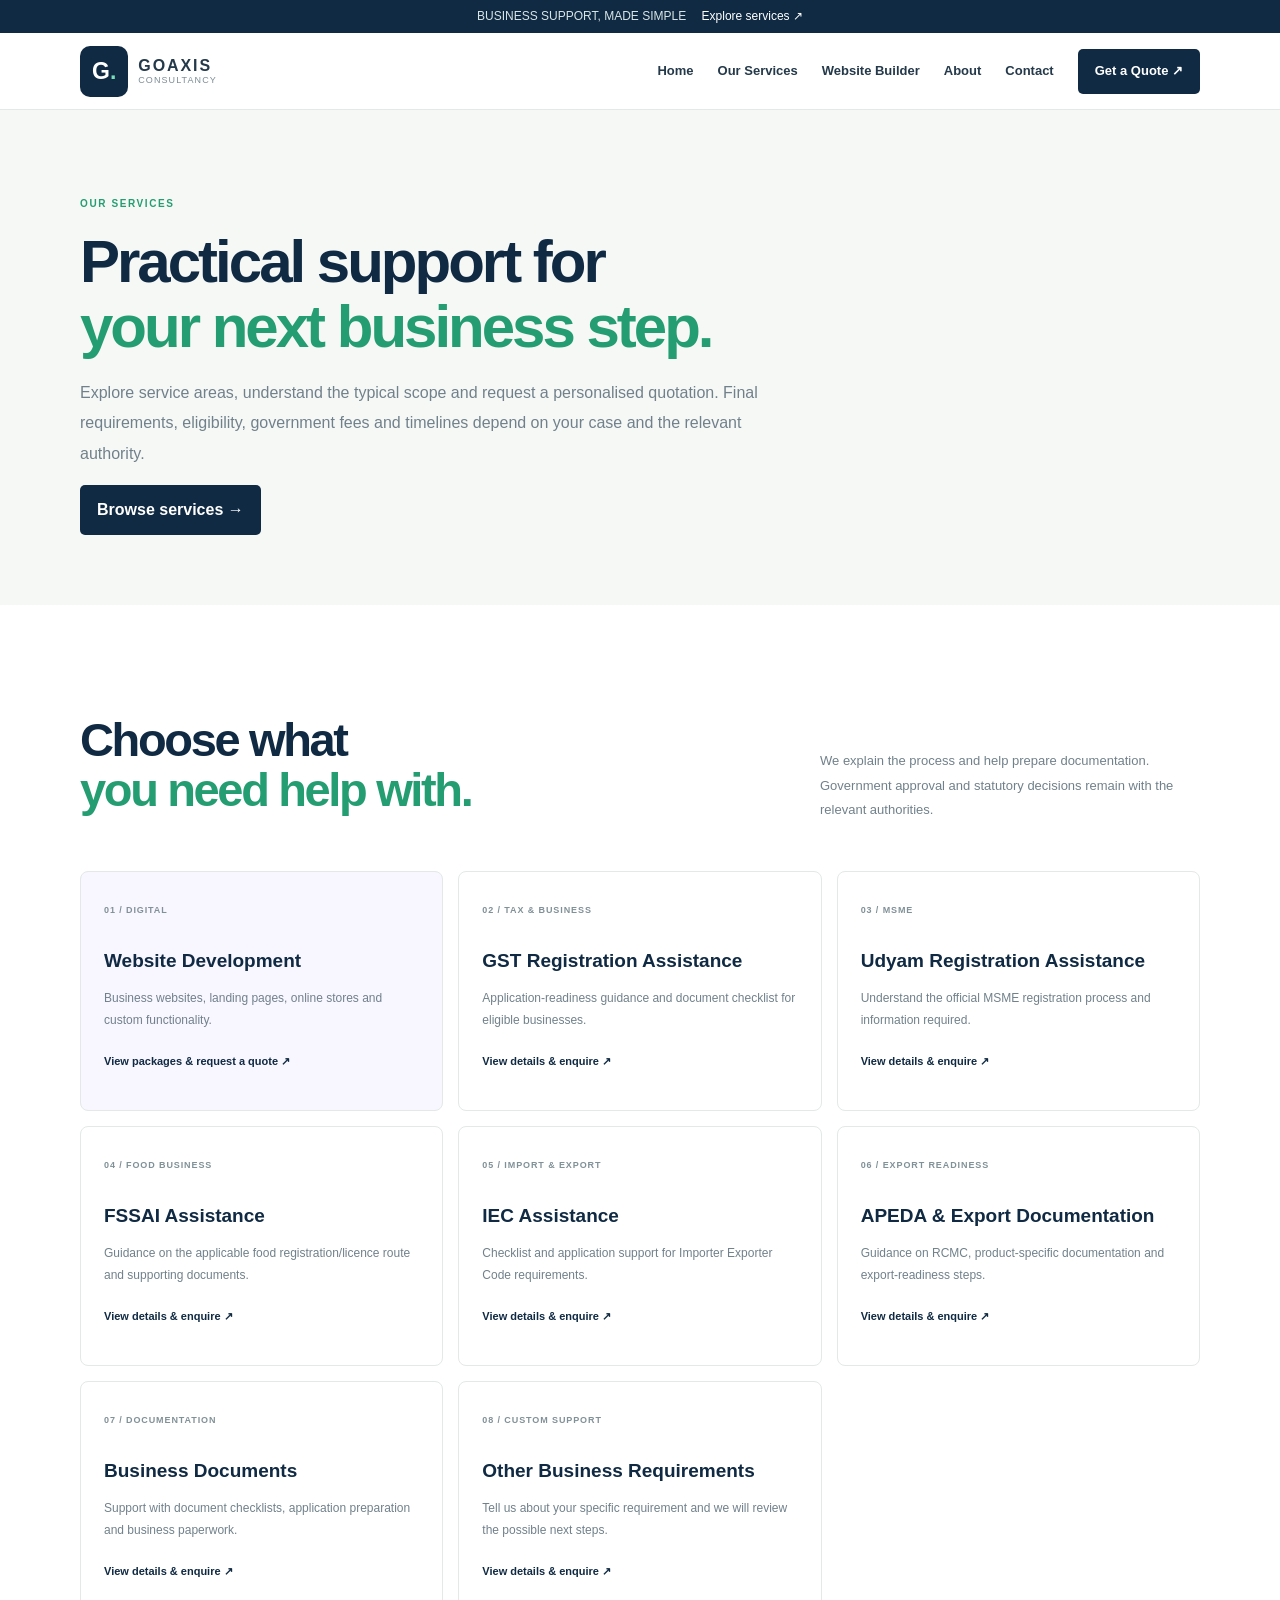
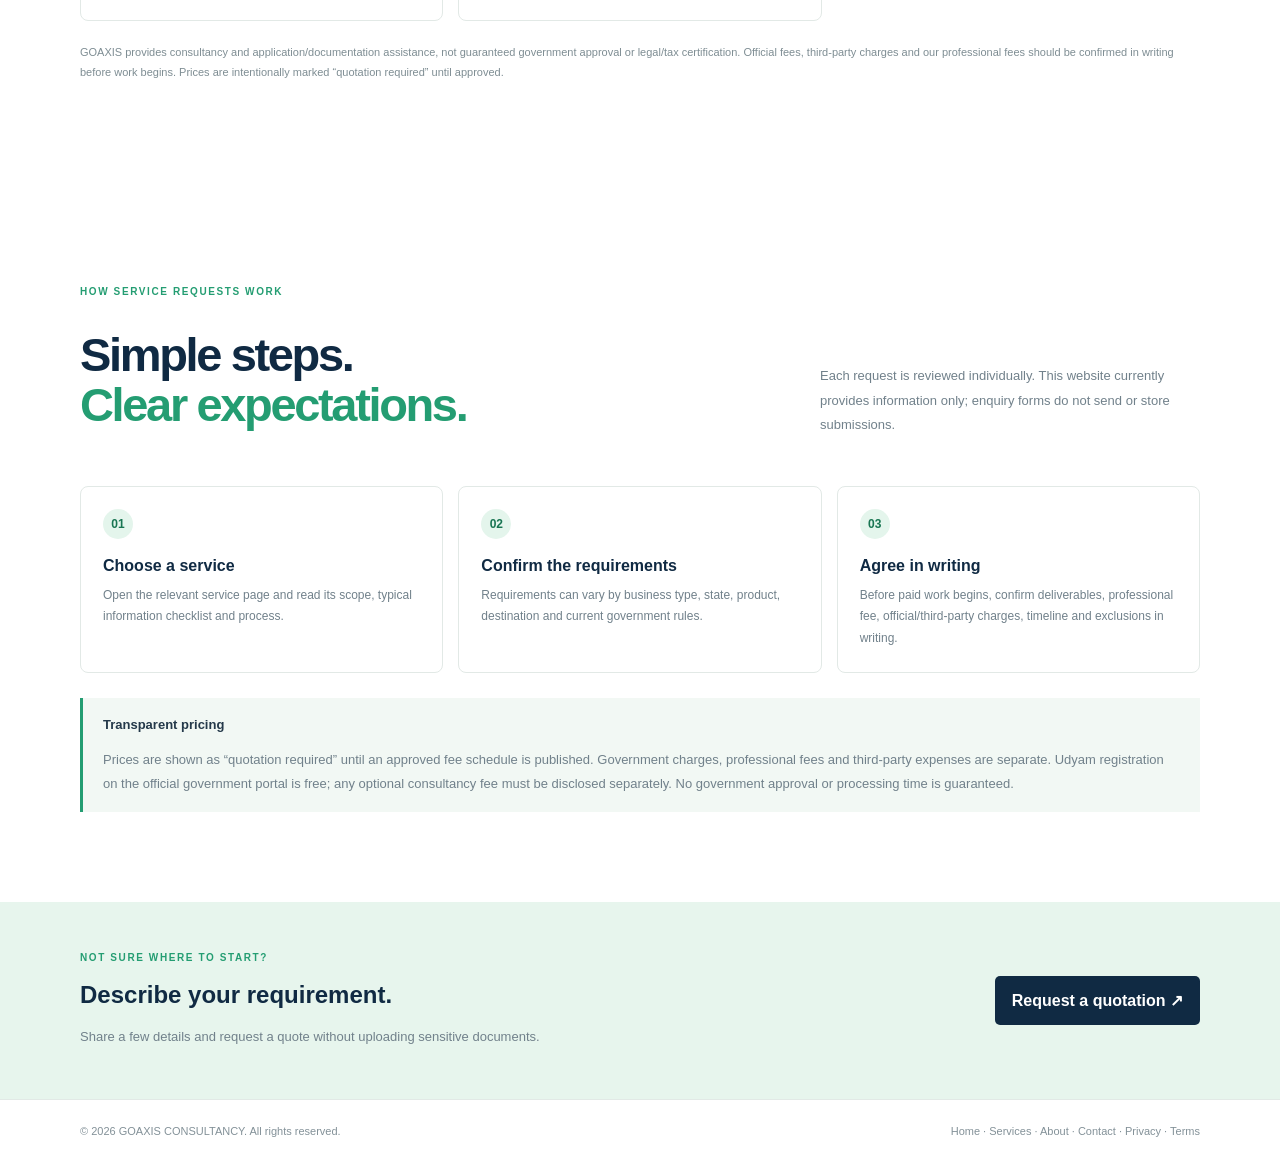
<file: services.html>
<!doctype html>
<html lang="en"><head><meta charset="utf-8"><meta name="viewport" content="width=device-width,initial-scale=1"><meta name="description" content="Explore GOAXIS Consultancy services for websites, business registration assistance, food licensing and import-export documentation."><title>Our Services | GOAXIS CONSULTANCY</title><link rel="stylesheet" href="styles.css"><link rel="stylesheet" href="part2.css"><script src="part2.js" defer></script></head>
<body>
<a class="skip-link" href="#main">Skip to content</a><div class="announcement">BUSINESS SUPPORT, MADE SIMPLE <a href="services.html">Explore services ↗</a></div>
<header class="site-header">
  <div class="container nav-wrap">
    <a class="brand" href="index.html" aria-label="GOAXIS Consultancy home"><span class="brand-mark">G<span>.</span></span><span class="brand-copy"><strong>GOAXIS</strong><small>CONSULTANCY</small></span></a>
    <button class="menu-toggle" type="button" aria-expanded="false" aria-controls="primary-nav" aria-label="Open navigation">☰</button>
    <nav class="nav-links" id="primary-nav" aria-label="Main navigation"><a href="index.html">Home</a><a href="services.html" aria-current="page">Our Services</a><a href="website-builder.html">Website Builder</a><a href="about.html">About</a><a href="contact.html">Contact</a><a class="nav-cta" href="contact.html">Get a Quote ↗</a></nav>
  </div>
</header>
<main id="main"><section class="p2-hero"><div class="container"><p class="eyebrow">OUR SERVICES</p><h1>Practical support for<br><span>your next business step.</span></h1><p>Explore service areas, understand the typical scope and request a personalised quotation. Final requirements, eligibility, government fees and timelines depend on your case and the relevant authority.</p><a class="button" href="#service-catalogue">Browse services →</a></div></section>
<section class="section-pad" id="service-catalogue"><div class="container"><div class="section-head"><h2>Choose what<br><span>you need help with.</span></h2><p>We explain the process and help prepare documentation. Government approval and statutory decisions remain with the relevant authorities.</p></div><div class="cards service-catalogue">
<article class="card card-lavender"><label>01 / DIGITAL</label><h3>Website Development</h3><p>Business websites, landing pages, online stores and custom functionality.</p><a href="website-builder.html">View packages & request a quote ↗</a></article>
<article class="card"><label>02 / TAX & BUSINESS</label><h3>GST Registration Assistance</h3><p>Application-readiness guidance and document checklist for eligible businesses.</p><a href="service.html?service=gst">View details & enquire ↗</a></article>
<article class="card"><label>03 / MSME</label><h3>Udyam Registration Assistance</h3><p>Understand the official MSME registration process and information required.</p><a href="service.html?service=udyam">View details & enquire ↗</a></article>
<article class="card"><label>04 / FOOD BUSINESS</label><h3>FSSAI Assistance</h3><p>Guidance on the applicable food registration/licence route and supporting documents.</p><a href="service.html?service=fssai">View details & enquire ↗</a></article>
<article class="card"><label>05 / IMPORT & EXPORT</label><h3>IEC Assistance</h3><p>Checklist and application support for Importer Exporter Code requirements.</p><a href="service.html?service=iec">View details & enquire ↗</a></article>
<article class="card"><label>06 / EXPORT READINESS</label><h3>APEDA & Export Documentation</h3><p>Guidance on RCMC, product-specific documentation and export-readiness steps.</p><a href="service.html?service=apeda">View details & enquire ↗</a></article>
<article class="card"><label>07 / DOCUMENTATION</label><h3>Business Documents</h3><p>Support with document checklists, application preparation and business paperwork.</p><a href="service.html?service=documents">View details & enquire ↗</a></article>
<article class="card"><label>08 / CUSTOM SUPPORT</label><h3>Other Business Requirements</h3><p>Tell us about your specific requirement and we will review the possible next steps.</p><a href="service.html?service=other">View details & enquire ↗</a></article>
</div><p class="disclaimer">GOAXIS provides consultancy and application/documentation assistance, not guaranteed government approval or legal/tax certification. Official fees, third-party charges and our professional fees should be confirmed in writing before work begins. Prices are intentionally marked “quotation required” until approved.</p></div></section>
<section class="section-pad"><div class="container">
<p class="eyebrow">HOW SERVICE REQUESTS WORK</p>
<div class="section-head"><h2>Simple steps.<br><span>Clear expectations.</span></h2><p>Each request is reviewed individually. This website currently provides information only; enquiry forms do not send or store submissions.</p></div>
<div class="service-overview">
<article><b>01</b><h3>Choose a service</h3><p>Open the relevant service page and read its scope, typical information checklist and process.</p></article>
<article><b>02</b><h3>Confirm the requirements</h3><p>Requirements can vary by business type, state, product, destination and current government rules.</p></article>
<article><b>03</b><h3>Agree in writing</h3><p>Before paid work begins, confirm deliverables, professional fee, official/third-party charges, timeline and exclusions in writing.</p></article>
</div>
<div class="notice"><strong>Transparent pricing</strong><p>Prices are shown as “quotation required” until an approved fee schedule is published. Government charges, professional fees and third-party expenses are separate. Udyam registration on the official government portal is free; any optional consultancy fee must be disclosed separately. No government approval or processing time is guaranteed.</p></div>
</div></section>
<section class="p2-cta"><div class="container"><div><p class="eyebrow">NOT SURE WHERE TO START?</p><h2>Describe your requirement.</h2><p>Share a few details and request a quote without uploading sensitive documents.</p></div><a class="button" href="service.html?service=other">Request a quotation ↗</a></div></section></main>
<footer class="site-footer">
  <div class="container footer-bottom">
    <span>© <span id="current-year">2026</span> GOAXIS CONSULTANCY. All rights reserved.</span>
    <span><a href="index.html">Home</a> · <a href="services.html">Services</a> · <a href="about.html">About</a> · <a href="contact.html">Contact</a> · <a href="privacy.html">Privacy</a> · <a href="terms.html">Terms</a></span>
  </div>
</footer></body></html>
</file>
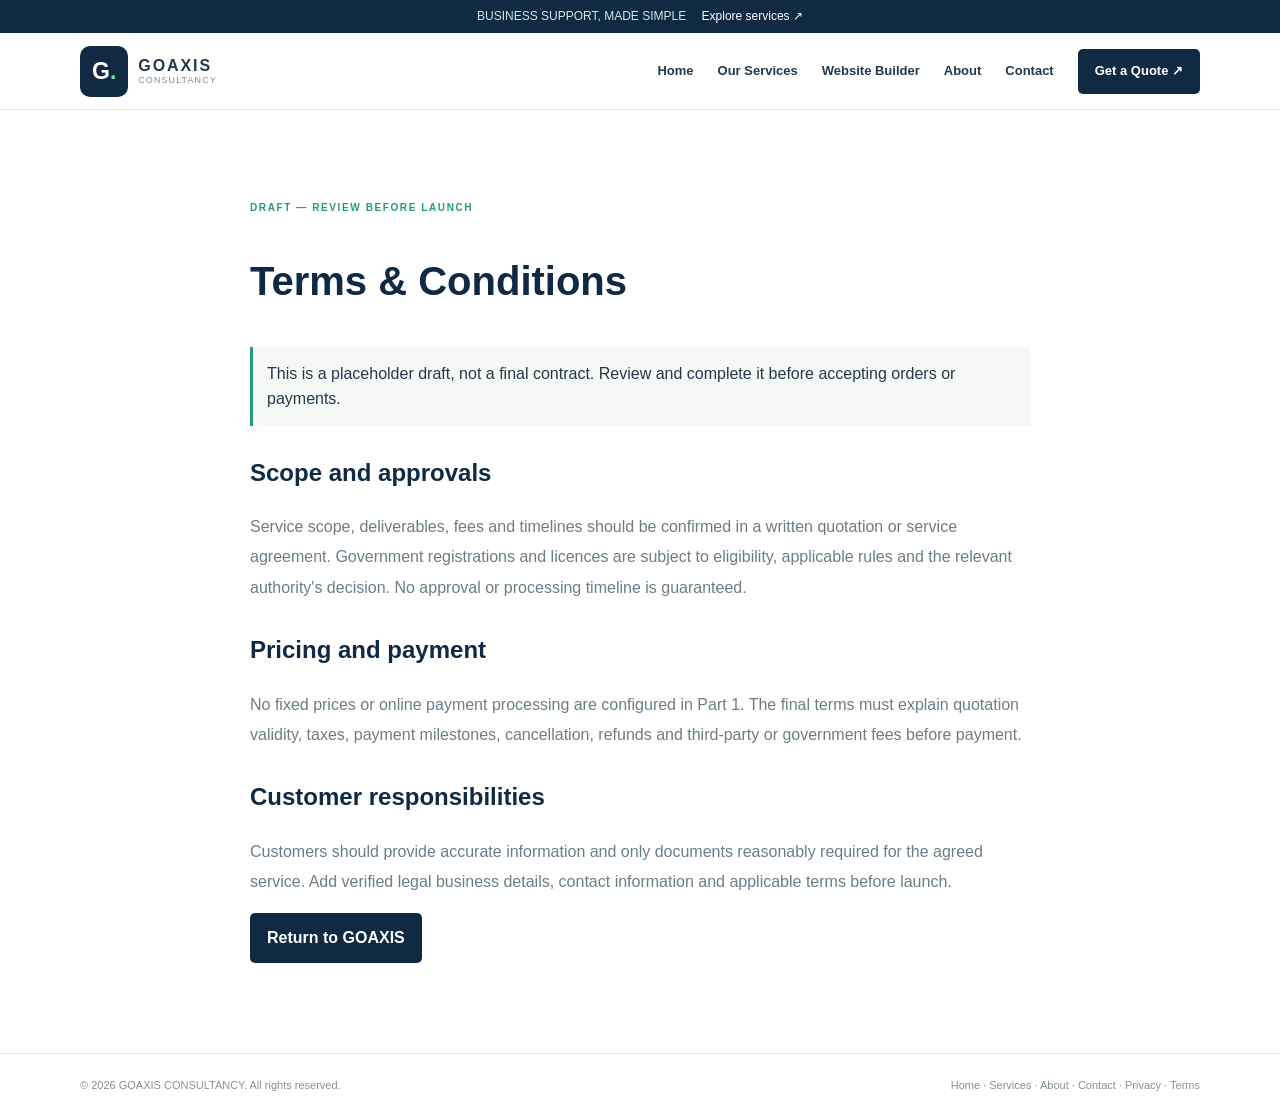
<file: terms.html>
<!doctype html><html lang="en"><head><meta charset="utf-8"><meta name="viewport" content="width=device-width,initial-scale=1"><meta name="robots" content="noindex"><title>Terms & Conditions Draft — GOAXIS CONSULTANCY</title><link rel="stylesheet" href="styles.css"><link rel="stylesheet" href="part2.css"><script src="part2.js" defer></script></head><body>
<a class="skip-link" href="#main">Skip to content</a><div class="announcement">BUSINESS SUPPORT, MADE SIMPLE <a href="services.html">Explore services ↗</a></div>
<header class="site-header"><div class="container nav-wrap">
<a class="brand" href="index.html" aria-label="GOAXIS Consultancy home"><span class="brand-mark">G<span>.</span></span><span class="brand-copy"><strong>GOAXIS</strong><small>CONSULTANCY</small></span></a>
<button class="menu-toggle" type="button" aria-expanded="false" aria-controls="primary-nav" aria-label="Open navigation">☰</button>
<nav class="nav-links" id="primary-nav" aria-label="Main navigation"><a href="index.html">Home</a><a href="services.html">Our Services</a><a href="website-builder.html">Website Builder</a><a href="about.html">About</a><a href="contact.html">Contact</a><a class="nav-cta" href="contact.html">Get a Quote ↗</a></nav>
</div></header><main id="main" class="section-pad"><article class="container legal"><div class="eyebrow">DRAFT — REVIEW BEFORE LAUNCH</div><h1>Terms & Conditions</h1><div class="legal-notice">This is a placeholder draft, not a final contract. Review and complete it before accepting orders or payments.</div><h2>Scope and approvals</h2><p>Service scope, deliverables, fees and timelines should be confirmed in a written quotation or service agreement. Government registrations and licences are subject to eligibility, applicable rules and the relevant authority's decision. No approval or processing timeline is guaranteed.</p><h2>Pricing and payment</h2><p>No fixed prices or online payment processing are configured in Part 1. The final terms must explain quotation validity, taxes, payment milestones, cancellation, refunds and third-party or government fees before payment.</p><h2>Customer responsibilities</h2><p>Customers should provide accurate information and only documents reasonably required for the agreed service. Add verified legal business details, contact information and applicable terms before launch.</p><a class="button" href="index.html">Return to GOAXIS</a></article></main><footer class="site-footer">
  <div class="container footer-bottom">
    <span>© <span id="current-year">2026</span> GOAXIS CONSULTANCY. All rights reserved.</span>
    <span><a href="index.html">Home</a> · <a href="services.html">Services</a> · <a href="about.html">About</a> · <a href="contact.html">Contact</a> · <a href="privacy.html">Privacy</a> · <a href="terms.html">Terms</a></span>
  </div>
</footer>
</body></html>
</file>
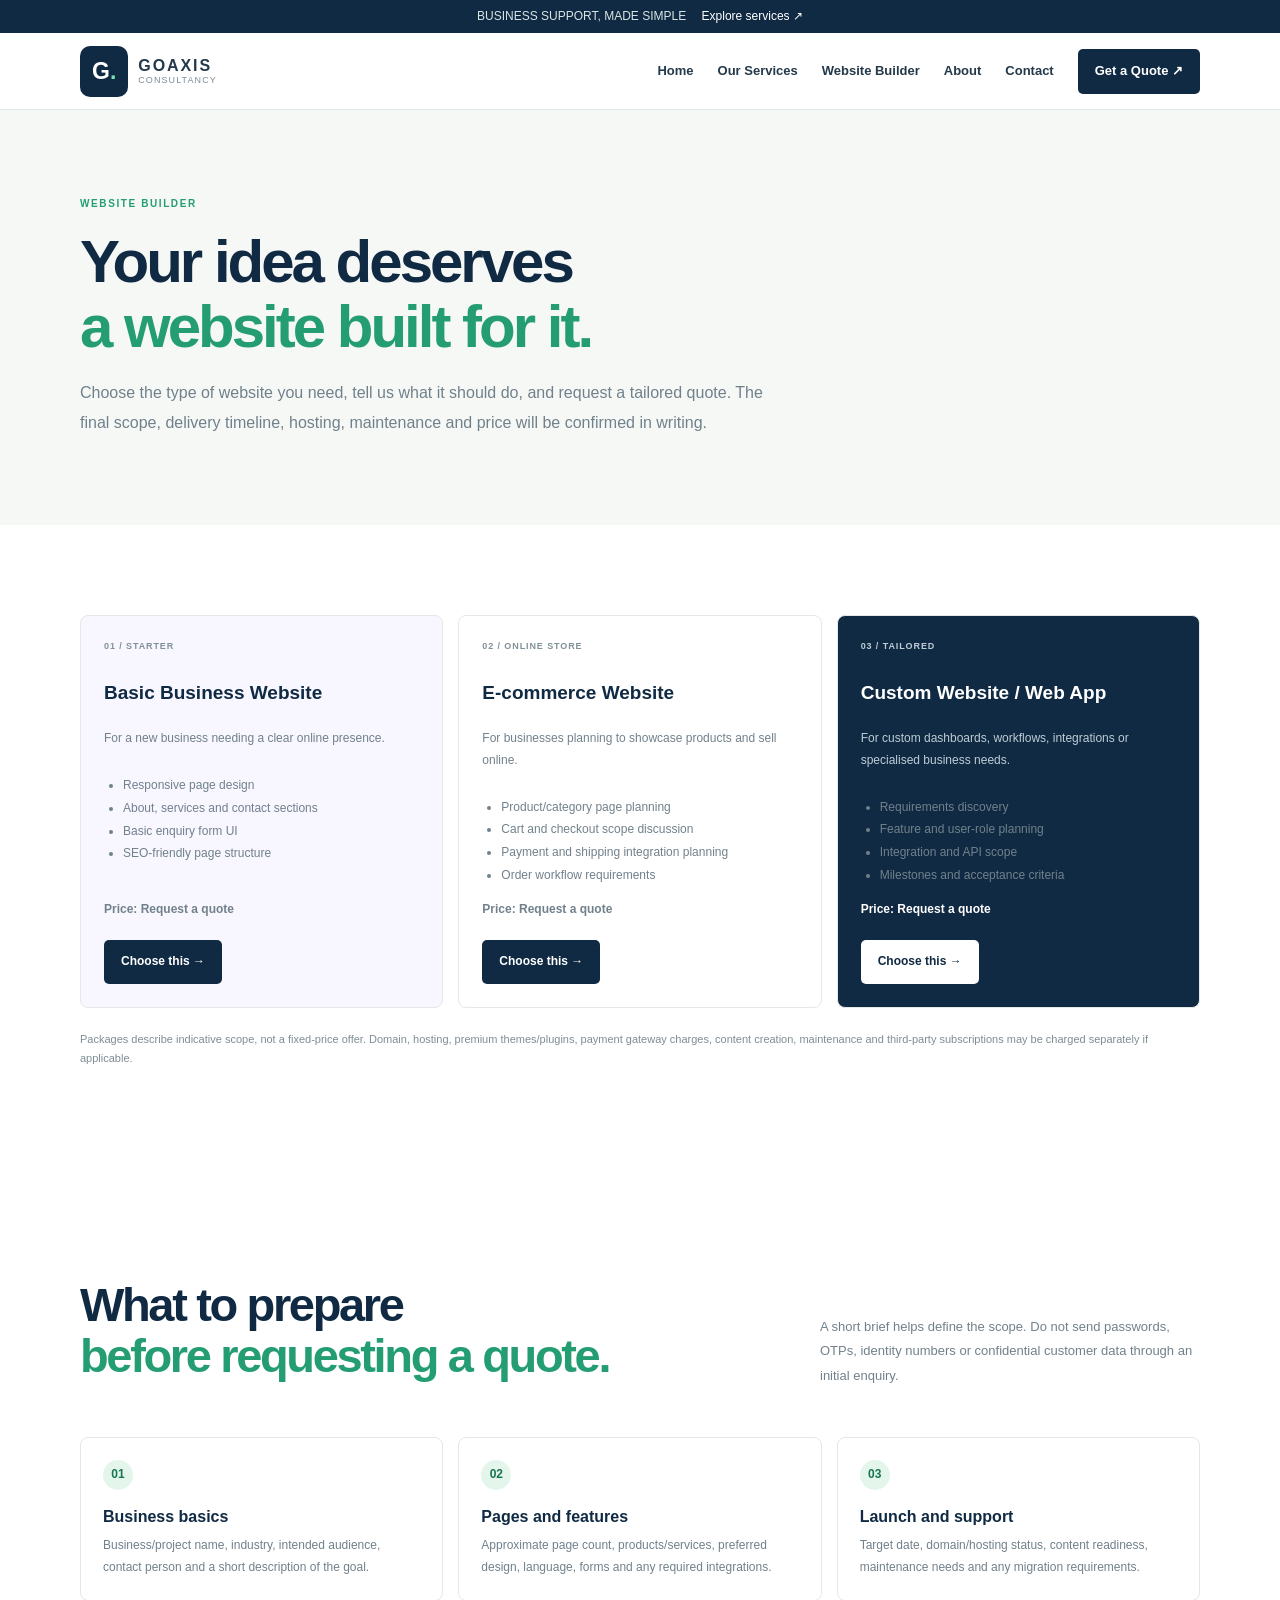
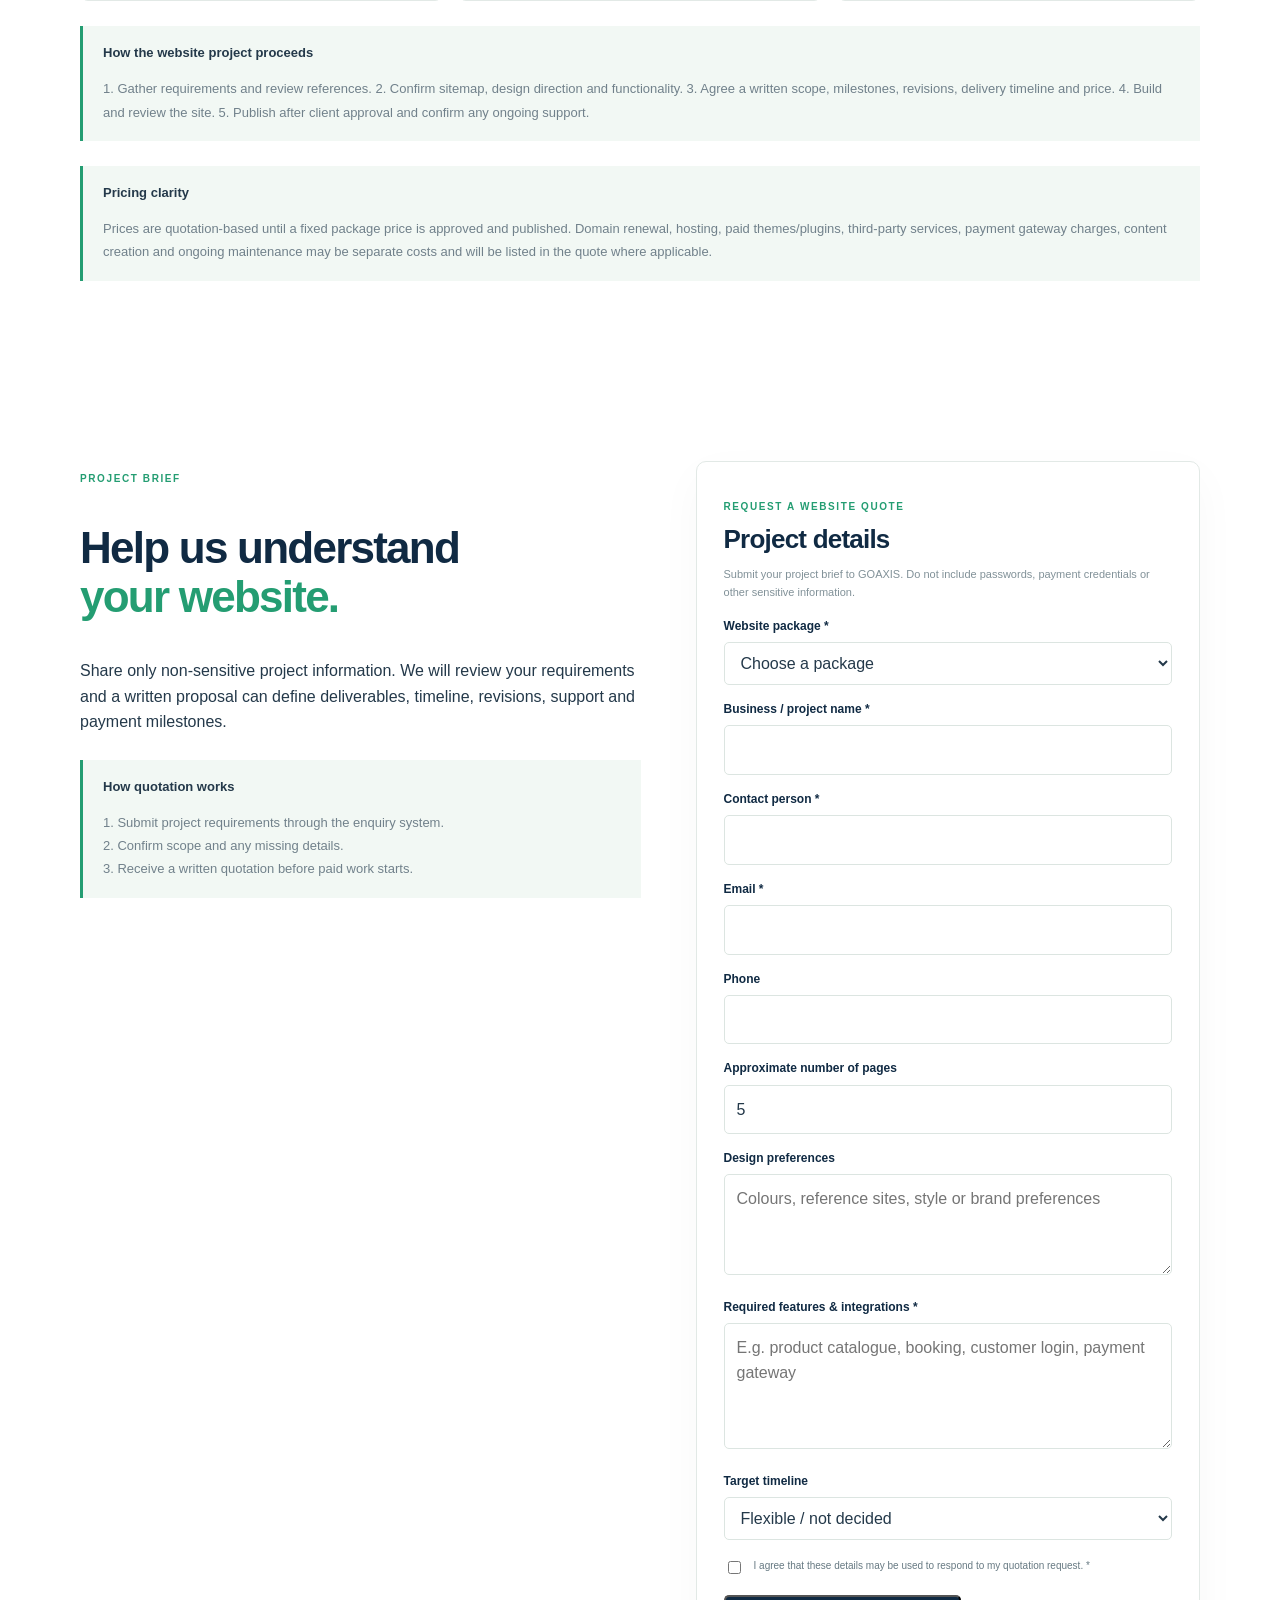
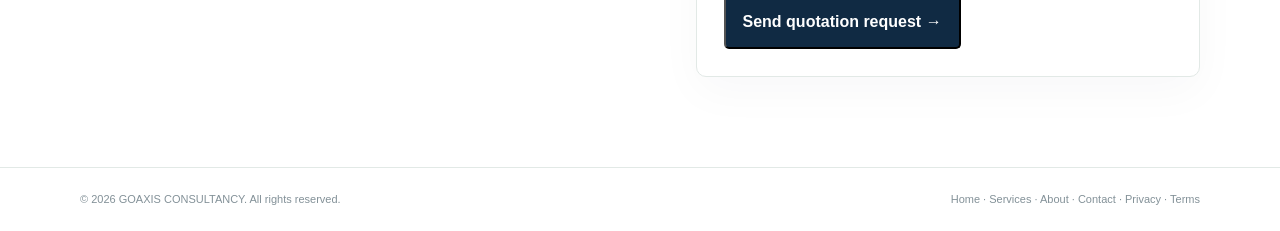
<file: website-builder.html>
<!doctype html>
<html lang="en"><head><meta charset="utf-8"><meta name="viewport" content="width=device-width,initial-scale=1"><meta name="description" content="Request a tailored website development quotation from GOAXIS Consultancy."><title>Website Builder & Packages | GOAXIS CONSULTANCY</title><link rel="stylesheet" href="styles.css"><link rel="stylesheet" href="part2.css"><script src="part2.js" defer></script><script src="forms.js" defer></script></head>
<body>
<a class="skip-link" href="#main">Skip to content</a><div class="announcement">BUSINESS SUPPORT, MADE SIMPLE <a href="services.html">Explore services ↗</a></div>
<header class="site-header">
  <div class="container nav-wrap">
    <a class="brand" href="index.html" aria-label="GOAXIS Consultancy home"><span class="brand-mark">G<span>.</span></span><span class="brand-copy"><strong>GOAXIS</strong><small>CONSULTANCY</small></span></a>
    <button class="menu-toggle" type="button" aria-expanded="false" aria-controls="primary-nav" aria-label="Open navigation">☰</button>
    <nav class="nav-links" id="primary-nav" aria-label="Main navigation"><a href="index.html">Home</a><a href="services.html">Our Services</a><a href="website-builder.html" aria-current="page">Website Builder</a><a href="about.html">About</a><a href="contact.html">Contact</a><a class="nav-cta" href="contact.html">Get a Quote ↗</a></nav>
  </div>
</header>
<main id="main"><section class="p2-hero"><div class="container"><p class="eyebrow">WEBSITE BUILDER</p><h1>Your idea deserves<br><span>a website built for it.</span></h1><p>Choose the type of website you need, tell us what it should do, and request a tailored quote. The final scope, delivery timeline, hosting, maintenance and price will be confirmed in writing.</p></div></section>
<section class="section-pad"><div class="container"><div class="cards package-cards"><article class="card card-lavender"><label>01 / STARTER</label><h3>Basic Business Website</h3><p>For a new business needing a clear online presence.</p><ul><li>Responsive page design</li><li>About, services and contact sections</li><li>Basic enquiry form UI</li><li>SEO-friendly page structure</li></ul><p class="package-price">Price: Request a quote</p><button class="button package-select" type="button" data-package="Basic Business Website">Choose this →</button></article><article class="card"><label>02 / ONLINE STORE</label><h3>E-commerce Website</h3><p>For businesses planning to showcase products and sell online.</p><ul><li>Product/category page planning</li><li>Cart and checkout scope discussion</li><li>Payment and shipping integration planning</li><li>Order workflow requirements</li></ul><p class="package-price">Price: Request a quote</p><button class="button package-select" type="button" data-package="E-commerce Website">Choose this →</button></article><article class="card card-dark"><label>03 / TAILORED</label><h3>Custom Website / Web App</h3><p>For custom dashboards, workflows, integrations or specialised business needs.</p><ul><li>Requirements discovery</li><li>Feature and user-role planning</li><li>Integration and API scope</li><li>Milestones and acceptance criteria</li></ul><p class="package-price">Price: Request a quote</p><button class="button package-select" type="button" data-package="Custom Website / Web App">Choose this →</button></article></div><p class="disclaimer">Packages describe indicative scope, not a fixed-price offer. Domain, hosting, premium themes/plugins, payment gateway charges, content creation, maintenance and third-party subscriptions may be charged separately if applicable.</p></div></section>
<section class="section-pad"><div class="container">
<div class="section-head"><h2>What to prepare<br><span>before requesting a quote.</span></h2><p>A short brief helps define the scope. Do not send passwords, OTPs, identity numbers or confidential customer data through an initial enquiry.</p></div>
<div class="service-overview">
<article><b>01</b><h3>Business basics</h3><p>Business/project name, industry, intended audience, contact person and a short description of the goal.</p></article>
<article><b>02</b><h3>Pages and features</h3><p>Approximate page count, products/services, preferred design, language, forms and any required integrations.</p></article>
<article><b>03</b><h3>Launch and support</h3><p>Target date, domain/hosting status, content readiness, maintenance needs and any migration requirements.</p></article>
</div>
<div class="notice"><strong>How the website project proceeds</strong><p>1. Gather requirements and review references. 2. Confirm sitemap, design direction and functionality. 3. Agree a written scope, milestones, revisions, delivery timeline and price. 4. Build and review the site. 5. Publish after client approval and confirm any ongoing support.</p></div>
<div class="notice"><strong>Pricing clarity</strong><p>Prices are quotation-based until a fixed package price is approved and published. Domain renewal, hosting, paid themes/plugins, third-party services, payment gateway charges, content creation and ongoing maintenance may be separate costs and will be listed in the quote where applicable.</p></div>
</div></section>
<section class="section-pad quote-section" id="quote-form-section"><div class="container detail-grid"><div><p class="eyebrow">PROJECT BRIEF</p><h2>Help us understand<br><span>your website.</span></h2><p>Share only non-sensitive project information. We will review your requirements and a written proposal can define deliverables, timeline, revisions, support and payment milestones.</p><div class="notice"><strong>How quotation works</strong><p>1. Submit project requirements through the enquiry system.<br>2. Confirm scope and any missing details.<br>3. Receive a written quotation before paid work starts.</p></div></div>
<form class="p2-form" id="website-quote-form"><p class="eyebrow">REQUEST A WEBSITE QUOTE</p><h2>Project details</h2><p class="form-intro">Submit your project brief to GOAXIS. Do not include passwords, payment credentials or other sensitive information.</p><label for="package">Website package *</label><select id="package" name="package" required><option value="">Choose a package</option><option>Basic Business Website</option><option>E-commerce Website</option><option>Custom Website / Web App</option></select><label for="company">Business / project name *</label><input id="company" name="company" required maxlength="150"><label for="contact-name">Contact person *</label><input id="contact-name" name="contactName" required maxlength="100" autocomplete="name"><label for="quote-email">Email *</label><input id="quote-email" name="email" type="email" required maxlength="254" autocomplete="email"><label for="quote-phone">Phone</label><input id="quote-phone" name="phone" type="tel" maxlength="20" pattern="[+0-9() .-]{7,20}"><label for="pages">Approximate number of pages</label><input id="pages" name="pages" type="number" min="1" max="500" value="5"><label for="design">Design preferences</label><textarea id="design" name="design" rows="3" maxlength="2000" placeholder="Colours, reference sites, style or brand preferences"></textarea><label for="features">Required features & integrations *</label><textarea id="features" name="features" rows="4" required maxlength="3000" placeholder="E.g. product catalogue, booking, customer login, payment gateway"></textarea><label for="timeline">Target timeline</label><select id="timeline" name="timeline"><option value="">Flexible / not decided</option><option>As soon as practical</option><option>Within 2–4 weeks</option><option>Within 1–2 months</option><option>Longer-term project</option></select><label class="consent"><input type="checkbox" required> I agree that these details may be used to respond to my quotation request. *</label><button class="button" type="submit">Send quotation request →</button><p class="form-feedback" id="website-feedback" role="status" aria-live="polite"></p></form></div></section></main>
<footer class="site-footer">
  <div class="container footer-bottom">
    <span>© <span id="current-year">2026</span> GOAXIS CONSULTANCY. All rights reserved.</span>
    <span><a href="index.html">Home</a> · <a href="services.html">Services</a> · <a href="about.html">About</a> · <a href="contact.html">Contact</a> · <a href="privacy.html">Privacy</a> · <a href="terms.html">Terms</a></span>
  </div>
</footer></body></html>
</file>
<file: styles.css>
:root{--navy:#102a43;--mint:#249d72;--ink:#24394a;--paper:#f6f8f6;--line:#e2e9e6;font-family:Arial,sans-serif}*{box-sizing:border-box}html{scroll-behavior:smooth;scroll-padding-top:90px}body{margin:0;color:var(--ink);line-height:1.6}a{color:inherit;text-decoration:none}button,input,select,textarea{font:inherit}.container{width:min(1120px,calc(100% - 40px));margin:auto}.announcement{background:var(--navy);color:#d8e5e5;text-align:center;padding:7px;font-size:12px}.announcement a{color:#fff;margin-left:12px}.site-header{position:sticky;top:0;background:#fff;z-index:4;border-bottom:1px solid var(--line)}.nav-wrap{height:76px;display:flex;align-items:center;justify-content:space-between}.brand{display:flex;gap:10px;align-items:center}.brand-mark{background:var(--navy);color:#fff;border-radius:10px;padding:7px 12px;font-size:23px;font-weight:900}.brand-mark span{color:#77dfb5}.brand-copy strong,.brand-copy small{display:block;line-height:1.2;letter-spacing:.12em}.brand-copy small{font-size:9px;color:#7c8d95}.nav-links{display:flex;align-items:center;gap:24px;font-size:13px;font-weight:700}.nav-links a:hover{color:var(--mint)}.nav-cta,.button{display:inline-flex;background:var(--navy);color:#fff;padding:12px 17px;border-radius:5px;font-weight:700;gap:14px}.menu-toggle{display:none}.hero{background:var(--paper);padding:86px 0 28px;overflow:hidden}.hero-grid{display:grid;grid-template-columns:1fr 1fr;align-items:center;gap:55px}.eyebrow{font-size:10px;letter-spacing:.16em;font-weight:800;color:var(--mint);text-transform:uppercase;padding:0}.hero h1,.section-head h2,.builder h2,.about h2,.contact h2{font-size:clamp(38px,5vw,61px);line-height:1.08;letter-spacing:-.05em;color:var(--navy);margin:20px 0}.hero h1 span,.section-head h2 span,.about h2 span,.contact h2 span{color:var(--mint)}.intro,.section-head p,.about p,.contact-grid>div>p{color:#71818b;line-height:1.9;max-width:500px}.hero-actions{display:flex;gap:24px;align-items:center;margin-top:28px}.text-link{font-size:13px;font-weight:800}.proof{display:flex;gap:12px;align-items:center;margin-top:35px;font-size:12px}.proof>b{color:var(--mint);font-size:25px}.proof small{display:block;color:#87949a}.visual{background:#e1f5e9;min-height:420px;border-radius:45% 45% 20px 20px;display:grid;place-items:center;position:relative}.dashboard{background:white;border:1px solid #e0e8e5;box-shadow:0 20px 55px #102a431a;width:min(92%,410px);padding:24px;border-radius:12px;transform:rotate(1deg)}.dashboard h2{margin:8px 0 18px;font-size:21px;color:var(--navy)}.dashboard>small,.progress small{font-size:9px;letter-spacing:.1em;color:#86979d;font-weight:800}.progress{background:#f3f8f4;padding:13px;border-radius:8px;font-size:12px}.progress strong{float:right}.progress i{display:block;height:5px;background:#d8e8dc;margin:10px 0}.progress i b{display:block;width:45%;height:100%;background:var(--mint)}.progress small{letter-spacing:0;font-weight:400}.dash-row{display:flex;gap:12px;align-items:center;padding:14px 0;border-bottom:1px solid #edf1ef;font-size:12px}.dash-row>span{width:31px;height:31px;border-radius:8px;background:#dceafe;display:grid;place-items:center}.dash-row small{display:block;color:#829198}.float{position:absolute;background:white;padding:10px 13px;border-radius:8px;box-shadow:0 10px 30px #102a4320;font-size:11px}.float-top{top:28px;right:-8px}.float-bottom{bottom:24px;left:-6px}.hero-foot{display:flex;justify-content:space-between;gap:18px;padding-top:18px;margin-top:30px;border-top:1px solid #e0e8e4;color:#8e9a9d;font-size:9px;letter-spacing:.12em}.trust{border-bottom:1px solid var(--line)}.trust-grid{display:grid;grid-template-columns:repeat(4,1fr);gap:24px;align-items:center;padding:25px 0}.trust-grid>p{font-size:12px;color:#7c8c95}.trust-grid>div{display:flex;gap:10px;align-items:center}.trust-grid>div>b{font-size:18px;color:var(--mint)}.trust-grid strong{display:block;color:var(--navy);font-size:12px}.trust-grid small{display:block;color:#85949a;font-size:10px}.section-pad{padding:90px 0}.section-head{display:flex;justify-content:space-between;align-items:end;gap:35px;margin-bottom:35px}.section-head h2,.about h2,.contact h2{font-size:clamp(34px,4vw,47px)}.section-head p{max-width:380px;font-size:13px}.cards{display:grid;grid-template-columns:repeat(3,1fr);gap:15px}.card{border:1px solid var(--line);border-radius:8px;padding:23px;min-height:260px;background:#fff;transition:transform .2s,box-shadow .2s}.card:hover{transform:translateY(-3px);box-shadow:0 12px 35px #102a4310}.card label{font-size:9px;letter-spacing:.1em;color:#819198;font-weight:800}.card h3{font-size:19px;color:var(--navy);margin:25px 0 8px}.card p{font-size:12px;line-height:1.8;color:#71818b}.card a{font-size:11px;font-weight:800;display:inline-block;margin-top:10px;color:var(--navy)}.card-lavender{background:#f8f6ff}.card-dark{background:var(--navy);color:white}.card-dark h3,.card-dark a{color:white}.card-dark p,.card-dark label{color:#bdcdd5}.disclaimer{font-size:10px;color:#8a989c;margin-top:18px}.builder{background:var(--navy);color:#fff}.builder-grid{display:grid;grid-template-columns:1fr 1fr;gap:55px;align-items:center}.builder h2{color:white}.builder h2 span{color:#79e2b8}.builder p{color:#cad6dc;line-height:1.9}.builder-features{padding-left:0;list-style:none;line-height:2.4;font-size:13px;color:#e1e9ed}.button-white{background:#fff;color:var(--navy)}.note{display:block;color:#9fb6c1;font-size:10px;margin-top:14px}.mock-site{background:#fff;color:var(--navy);border-radius:10px;overflow:hidden;box-shadow:0 18px 55px #0003;padding:25px}.mock-bar{background:#f3f6f4;padding:7px;margin:-25px -25px 25px;font-size:9px;color:#84929a}.mock-bar span{float:right}.mock-hero{background:#f1f7f2;padding:28px 18px;min-height:200px}.mock-hero h3{font-size:24px;line-height:1.2;margin:10px 0}.mock-hero small,.mock-hero p{font-size:9px;color:#75868c}.mock-cards{display:flex;gap:10px;margin-top:15px}.mock-cards i{height:40px;flex:1;background:#eff4f0;border-radius:4px}.steps-section{background:#f6f8f6}.steps{display:grid;grid-template-columns:repeat(3,1fr);gap:15px}.steps article{background:white;border:1px solid var(--line);border-radius:8px;padding:24px}.steps b{font-size:10px;color:var(--mint)}.steps h3{font-size:16px;color:var(--navy)}.steps p{font-size:12px;color:#71818b;line-height:1.8}.about-grid,.contact-grid{display:grid;grid-template-columns:1fr 1fr;gap:65px;align-items:center}.about-art{background:#e1f5e9;padding:35px;min-height:300px;border-radius:8px}.about-art label{font-size:10px;font-weight:800;letter-spacing:.12em;color:#478c70}.about-art h2{font-size:36px;margin-top:55px}.values{border-top:1px solid var(--line);margin-top:24px;padding-top:12px;font-size:12px}.values p{padding:7px 0}.values b{color:var(--mint);margin-right:12px}.cta{background:#20475d;color:white;padding:50px 0}.cta-inner{display:flex;justify-content:space-between;align-items:center;gap:25px}.cta h2{color:white;font-size:34px;margin:15px 0}.cta em{color:#79e2b8;font-style:normal}.light{color:#79e2b8}.contact{background:#f6f8f6}.info{margin-top:23px;font-size:12px}.info small{display:block;color:#829198;margin-top:3px}.disclaimer-box{font-size:10px;color:#7c8c93;padding:12px;border:1px solid var(--line);margin-top:20px;background:#fff}.form-box{padding:28px;background:#fff;border:1px solid var(--line);border-radius:9px}.form-box h3{margin:5px 0 20px;font-size:22px;color:var(--navy)}#enquiry-form{display:grid;gap:15px}#enquiry-form label{font-size:11px;font-weight:700;color:#536976}.form-row{display:grid;grid-template-columns:1fr 1fr;gap:13px}#enquiry-form input:not([type=checkbox]),#enquiry-form select,#enquiry-form textarea{width:100%;display:block;margin-top:7px;padding:11px;border:1px solid #dce6e1;border-radius:5px;font-size:12px;background:#fcfdfc}#enquiry-form input:focus,#enquiry-form select:focus,#enquiry-form textarea:focus{outline:2px solid #8dd9b9;outline-offset:1px}#enquiry-form textarea{resize:vertical}.consent{display:flex;align-items:start;gap:9px;font-size:10px!important;font-weight:500!important}.consent input{margin-top:3px;accent-color:var(--mint)}.form-submit{width:100%;justify-content:space-between;border:0;cursor:pointer}.feedback{font-size:10px;color:#819198;margin:0}.is-visible{color:#247f60}.final{border-block:1px solid var(--line)}.final .container{padding:18px 0;display:flex;justify-content:space-between;align-items:center;font-size:11px}.final strong{background:var(--navy);padding:4px 8px;color:#fff;border-radius:5px}.final span{margin-right:auto;margin-left:15px}.final a{font-weight:700}footer{padding:45px 0 18px}.footer-grid{display:grid;grid-template-columns:1.5fr 1fr 1fr 1fr;gap:25px;padding-bottom:30px}.footer-grid h4{font-size:10px;letter-spacing:.12em}.footer-grid a,.footer-grid small{display:block;color:#7d8d94;font-size:11px;margin:10px 0}.foot-bottom{border-top:1px solid var(--line);padding-top:16px;display:flex;justify-content:space-between;color:#8c999e;font-size:10px}.legal{max-width:780px;margin:auto}.legal h1{font-size:40px;color:var(--navy)}.legal h2{color:var(--navy);margin-top:28px}.legal p{color:#6b7d87;line-height:1.9}.legal-notice{padding:14px;background:#f6f8f6;border-left:3px solid var(--mint);margin:20px 0}.skip-link{position:absolute;top:-100px}.skip-link:focus{top:5px;background:white;padding:10px;z-index:9}@media(max-width:900px){.nav-links{gap:12px;font-size:11px}.hero-grid,.builder-grid,.about-grid,.contact-grid{gap:30px}.card{padding:18px}.section-pad{padding:70px 0}}@media(max-width:700px){.container{width:calc(100% - 30px)}.nav-wrap{height:68px}.menu-toggle{display:block;border:0;background:transparent;font-size:23px;color:var(--navy)}.nav-links{display:none;position:absolute;left:0;right:0;top:68px;background:white;padding:18px;flex-direction:column;align-items:stretch;box-shadow:0 10px 20px #0001}.nav-links.is-open{display:flex}.nav-links>a:not(.nav-cta){padding:11px 0;border-bottom:1px solid var(--line)}.nav-cta{margin-top:10px}.hero{padding-top:52px}.hero-grid,.builder-grid,.about-grid,.contact-grid{grid-template-columns:1fr}.hero h1{font-size:43px}.visual{min-height:360px}.float-top{right:0}.float-bottom{left:0}.hero-foot{font-size:8px;flex-wrap:wrap}.trust-grid{grid-template-columns:1fr 1fr}.section-head{display:block}.section-head p{margin-top:15px}.cards{grid-template-columns:1fr 1fr}.steps{grid-template-columns:1fr}.cta-inner{align-items:flex-start;flex-direction:column}.form-row{grid-template-columns:1fr}.footer-grid{grid-template-columns:1fr 1fr}.footer-grid>div:first-child{grid-column:1/-1}.foot-bottom{gap:10px;flex-wrap:wrap}}@media(max-width:430px){.cards{grid-template-columns:1fr}.card{min-height:225px}.trust-grid{gap:12px}.hero h1{font-size:39px}.visual{min-height:330px}.dashboard{padding:17px}.float{font-size:9px;padding:8px}.footer-grid{gap:18px}}@media(prefers-reduced-motion:reduce){html{scroll-behavior:auto}*{transition:none!important}}
/* Phase 1: make API form feedback accessible and visible */
.feedback.is-error {
  display: block;
  color: #a61b1b;
  background: #fff1f0;
  border: 1px solid #f2c3c0;
  border-radius: 5px;
  padding: 12px;
  line-height: 1.7;
}
.feedback.is-visible {
  display: block;
  color: #176544;
  background: #eff8f2;
  border-radius: 5px;
  padding: 12px;
  line-height: 1.7;
}
</file>
<file: part2.css>
.p2-hero{background:var(--paper);padding:76px 0 70px}.p2-hero .container{max-width:1120px}.p2-hero h1{font-size:clamp(38px,5vw,60px);line-height:1.08;letter-spacing:-.05em;color:var(--navy);margin:18px 0}.p2-hero h1 span,.detail-grid h2 span{color:var(--mint)}.p2-hero>div>p:not(.eyebrow){max-width:690px;color:#71818b;line-height:1.9}.p2-hero.compact{padding:48px 0}.back-link{font-size:12px;font-weight:800;color:var(--mint)}.price-note{display:inline-block;background:#fff;border:1px solid var(--line);border-radius:8px;padding:13px 17px;margin-top:15px;font-size:13px}.price-note small{color:#7a8b92}.service-catalogue .card{min-height:240px}.disclaimer{font-size:11px;color:#7e8d93;line-height:1.8;margin-top:22px}.p2-cta{background:#e7f5ed;padding:38px 0}.p2-cta .container{display:flex;align-items:center;justify-content:space-between;gap:30px}.p2-cta h2{color:var(--navy);margin:5px 0}.p2-cta p:not(.eyebrow){color:#71818b;font-size:13px}.detail-grid{display:grid;grid-template-columns:minmax(0,1fr) minmax(320px,.9fr);gap:55px;align-items:start}.detail-grid h2{font-size:clamp(32px,4vw,44px);line-height:1.12;letter-spacing:-.04em;color:var(--navy)}.scope-list{margin:25px 0}.scope-item{padding:15px 0;border-bottom:1px solid var(--line)}.scope-item strong{color:var(--navy);display:block}.scope-item p{margin:4px 0 0;color:#71818b;font-size:13px}.notice{border-left:3px solid var(--mint);background:#f2f8f4;padding:17px 20px;margin-top:25px;font-size:13px}.notice p{margin-bottom:0;color:#71818b;line-height:1.8}.p2-form{border:1px solid var(--line);border-radius:10px;padding:27px;background:#fff;box-shadow:0 15px 45px #102a4308}.p2-form h2{font-size:26px;letter-spacing:-.03em;color:var(--navy);margin:6px 0 10px}.form-intro,.form-small{font-size:11px;color:#819198;line-height:1.7}.p2-form label:not(.consent){display:block;font-size:12px;font-weight:700;color:var(--navy);margin:15px 0 6px}.p2-form input:not([type=checkbox]),.p2-form select,.p2-form textarea{width:100%;border:1px solid #dce5e1;border-radius:5px;padding:11px 12px;color:var(--ink);background:#fff;min-height:43px}.p2-form textarea{resize:vertical}.p2-form input:focus,.p2-form select:focus,.p2-form textarea:focus{outline:2px solid #8bd7b6;outline-offset:1px}.consent{display:flex;gap:10px;align-items:flex-start;font-size:11px;color:#667982;margin:18px 0}.consent input{margin-top:3px}.form-feedback{display:none;background:#eff8f2;border-radius:5px;padding:12px;font-size:12px;color:#176544;line-height:1.7}.form-feedback.is-visible{display:block}.package-cards .card{display:flex;flex-direction:column;align-items:flex-start}.package-cards ul{font-size:12px;color:#71818b;padding-left:19px;line-height:1.9}.package-price{font-weight:800;color:var(--navy);font-size:12px;margin-top:auto}.package-select{margin-top:8px;border:0;cursor:pointer;font-size:12px}.card-dark .package-price{color:#fff}.card-dark .package-select{background:#fff;color:var(--navy)}.site-footer{border-top:1px solid var(--line);padding:23px 0}.footer-bottom{display:flex;justify-content:space-between;gap:20px;color:#839198;font-size:11px}.footer-bottom a:hover{color:var(--mint)}@media(max-width:800px){.detail-grid{grid-template-columns:1fr;gap:30px}.p2-cta .container{align-items:flex-start;flex-direction:column}.package-cards{grid-template-columns:1fr}.p2-form{padding:20px}.p2-hero{padding:55px 0}.footer-bottom{flex-direction:column;gap:8px}}

/* Step 3: service detail checklists and process */
.service-info-block{margin:28px 0;padding-top:8px}
.service-info-block h3{color:var(--navy);font-size:18px;margin:0 0 8px}
.info-intro,.official-resources>p{font-size:12px;line-height:1.8;color:#71818b}
.checklist,.process-list{padding-left:22px;margin:14px 0;color:#586d78;font-size:13px;line-height:1.9}
.checklist li,.process-list li{padding:3px 0 3px 4px}
.checklist li::marker{color:var(--mint)}
.process-list li::marker{font-weight:800;color:var(--mint)}
.official-links{display:flex;flex-wrap:wrap;gap:9px;margin-top:12px}
.official-links a{display:inline-flex;padding:9px 12px;border:1px solid var(--line);border-radius:5px;color:var(--navy);font-size:12px;font-weight:700;background:#fff}
.official-links a:hover{border-color:var(--mint);color:var(--mint)}
#service-fee-note{font-size:13px;line-height:1.85}
.service-overview{display:grid;grid-template-columns:repeat(3,minmax(0,1fr));gap:15px;margin-top:32px}
.service-overview article{border:1px solid var(--line);border-radius:8px;padding:22px;background:#fff}
.service-overview b{display:inline-grid;place-items:center;width:30px;height:30px;background:#e4f5ec;color:#187552;border-radius:50%;font-size:12px}
.service-overview h3{color:var(--navy);font-size:16px;margin:14px 0 6px}
.service-overview p{font-size:12px;line-height:1.8;color:#71818b;margin:0}
@media(max-width:700px){.service-overview{grid-template-columns:1fr}}


/* Phase 1: clear form submission feedback */
.form-feedback.is-error,
.feedback.is-error {
  display: block;
  color: #a61b1b;
  background: #fff1f0;
  border: 1px solid #f2c3c0;
  border-radius: 5px;
  padding: 12px;
  line-height: 1.7;
}
.feedback.is-visible {
  display: block;
  padding: 12px;
  border-radius: 5px;
  background: #eff8f2;
  color: #176544;
  line-height: 1.7;
}
</file>
